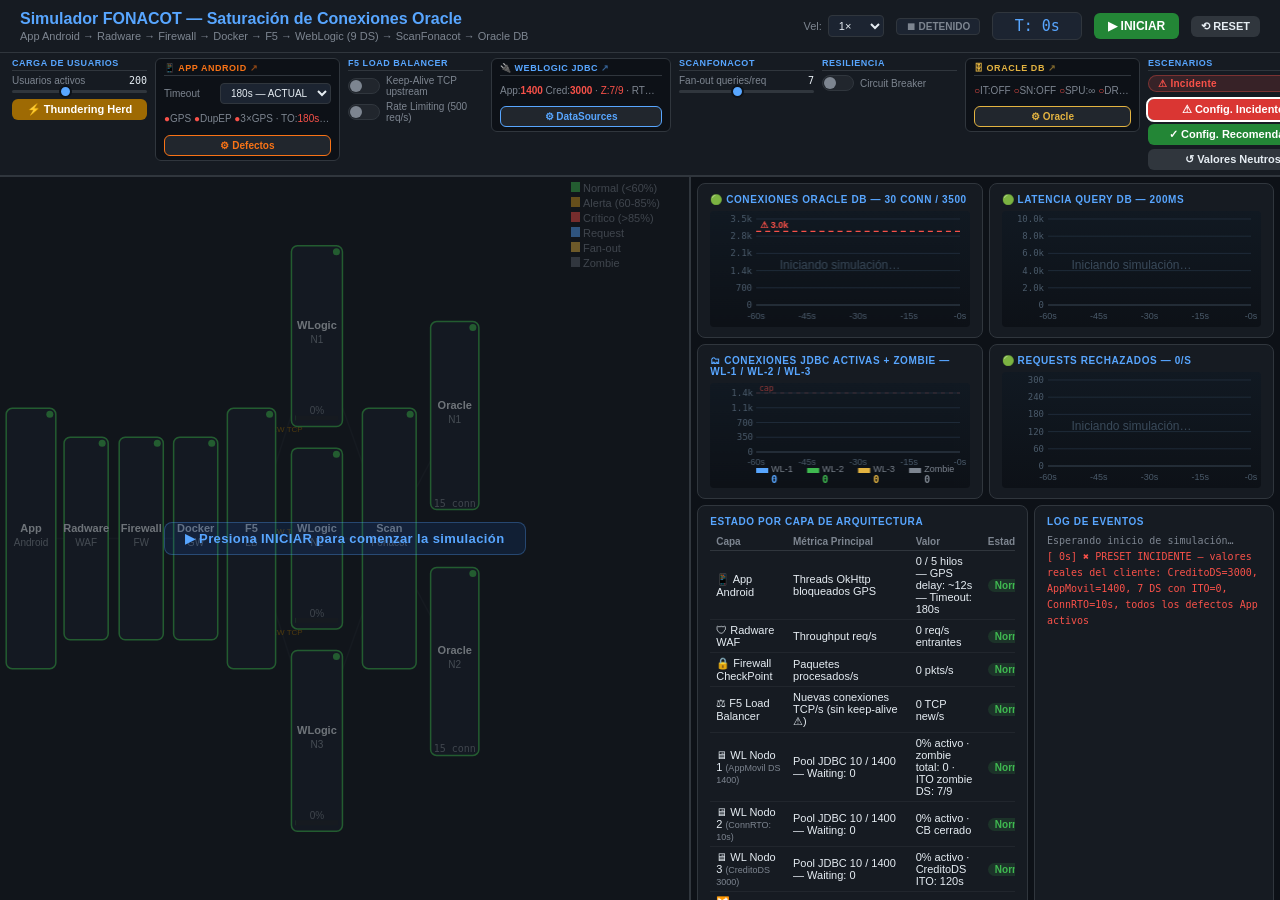
<file: Archivos_ejemplo/ejemplo.html>
<!DOCTYPE html>
<html lang="es">
<head>
<meta charset="UTF-8">
<meta name="viewport" content="width=device-width, initial-scale=1.0">
<title>Simulador Arquitectura FONACOT — Análisis de Incidente</title>
<style>
:root {
  --bg: #0d1117;
  --bg2: #161b22;
  --bg3: #1c2431;
  --border: #30363d;
  --text: #e6edf3;
  --muted: #7d8590;
  --blue: #58a6ff;
  --green: #3fb950;
  --yellow: #d29922;
  --red: #f85149;
  --orange: #e3b341;
  --purple: #bc8cff;
}
* { box-sizing: border-box; margin: 0; padding: 0; }
html, body { height: 100%; overflow: hidden; }
body {
  background: var(--bg);
  color: var(--text);
  font-family: -apple-system, 'Segoe UI', Arial, sans-serif;
  font-size: 13px;
  display: flex;
  flex-direction: column;
  height: 100vh;
}

/* ── HEADER ── */
#hdr {
  background: var(--bg2);
  border-bottom: 1px solid var(--border);
  padding: 10px 20px;
  display: flex;
  align-items: center;
  justify-content: space-between;
  flex-shrink: 0;
}
#hdr h1 { font-size: 16px; color: var(--blue); font-weight: 700; }
#hdr .sub { font-size: 11px; color: var(--muted); margin-top: 2px; }
#hdrRight { display: flex; align-items: center; gap: 12px; }
#simClock {
  font-family: monospace;
  font-size: 15px;
  color: var(--blue);
  background: var(--bg3);
  padding: 4px 12px;
  border-radius: 6px;
  border: 1px solid var(--border);
  min-width: 90px;
  text-align: center;
}
.speedWrap { display: flex; align-items: center; gap: 6px; font-size: 11px; color: var(--muted); }
.speedWrap select {
  background: var(--bg3);
  border: 1px solid var(--border);
  color: var(--text);
  padding: 3px 6px;
  border-radius: 4px;
  font-size: 11px;
}

/* ── BUTTONS ── */
.btn {
  padding: 6px 14px;
  border: none;
  border-radius: 6px;
  font-size: 12px;
  font-weight: 600;
  cursor: pointer;
  transition: filter 0.15s;
  white-space: nowrap;
}
.btn:hover { filter: brightness(1.15); }
.btn-green  { background: #238636; color: #fff; }
.btn-red    { background: #da3633; color: #fff; }
.btn-blue   { background: #1f6feb; color: #fff; }
.btn-orange { background: #9e6a03; color: #fff; }
.btn-gray   { background: #30363d; color: var(--text); }
.btn-sm     { padding: 4px 10px; font-size: 11px; }

/* ── CONTROL PANEL ── */
#ctrl {
  background: var(--bg2);
  border-bottom: 2px solid var(--border);
  padding: 5px 12px;
  display: flex;
  flex-wrap: nowrap;
  overflow-x: auto;
  gap: 8px;
  align-items: flex-start;
  flex-shrink: 0;
  scrollbar-width: thin;
  scrollbar-color: var(--border) transparent;
}
/* Foco visual en cards interactivas (doble clic) */
.cg-interactive {
  cursor: pointer;
  border: 1px solid var(--border) !important;
  border-radius: 6px !important;
  padding: 4px 8px !important;
  background: var(--bg) !important;
  transition: border-color 0.25s, box-shadow 0.25s;
  position: relative;
}
.cg-interactive:hover {
  border-color: var(--blue) !important;
  box-shadow: 0 0 0 2px rgba(88,166,255,0.15);
}
/* Indicador animado ↗ en título de tarjetas interactivas */
@keyframes nudge {
  0%, 80%, 100% { transform: translate(0,0); }
  30% { transform: translate(2px,-2px); }
}
.cg-interactive .cg-title .hint-icon {
  display: inline-block;
  margin-left: 3px;
  font-size: 9px;
  opacity: 0.55;
  animation: nudge 3s ease-in-out infinite;
}
/* Badge escenario activo */
#presetBadge {
  display: inline-block;
  padding: 2px 9px;
  border-radius: 10px;
  font-size: 10px;
  font-weight: 700;
  margin-bottom: 3px;
  letter-spacing: 0.03em;
}
.pb-incident    { background:rgba(248,81,73,.15);  color:var(--red);    border:1px solid rgba(248,81,73,.35);  }
.pb-recommended { background:rgba(63,185,80,.15);  color:var(--green);  border:1px solid rgba(63,185,80,.35);  }
.pb-neutral     { background:rgba(125,133,144,.15);color:var(--muted);  border:1px solid rgba(125,133,144,.3); }
/* Pulse en ▶ INICIAR */
@keyframes playPulse {
  0%,100% { box-shadow: 0 0 0 0   rgba(35,134,54,0.5); }
  55%     { box-shadow: 0 0 0 7px rgba(35,134,54,0);   }
}
.btn-pulse { animation: playPulse 2s infinite; }
/* Chip de estado de sim */
#simStateChip {
  font-size: 10px; font-weight: 700;
  padding: 2px 9px; border-radius: 4px;
  border: 1px solid var(--border);
  background: var(--bg3); color: var(--muted);
  white-space: nowrap;
}
#simStateChip.running { color: var(--green); border-color: rgba(63,185,80,.4); background: rgba(63,185,80,.1); }
#simStateChip.stopped { color: var(--muted); }
/* Quick status: compact 1 línea */
.qs-line {
  font-size: 10px; color: var(--muted);
  white-space: nowrap; overflow: hidden; text-overflow: ellipsis;
  line-height: 1.5; margin-top: 3px;
}
.cg {
  display: flex;
  flex-direction: column;
  gap: 4px;
  min-width: 135px;
}
.cg-title {
  font-size: 9px;
  font-weight: 700;
  text-transform: uppercase;
  letter-spacing: 0.06em;
  color: var(--blue);
  padding-bottom: 2px;
  border-bottom: 1px solid var(--border);
}
.cr {
  display: flex;
  align-items: center;
  justify-content: space-between;
  gap: 4px;
}
.cl { font-size: 10px; color: var(--muted); }
.cv { font-size: 10px; font-family: monospace; color: var(--text); min-width: 32px; text-align: right; }

/* Toggle */
.tog { position: relative; width: 32px; height: 16px; flex-shrink: 0; }
.tog input { opacity: 0; width: 0; height: 0; }
.ts {
  position: absolute; inset: 0;
  background: #21262d;
  border: 1px solid var(--border);
  border-radius: 8px;
  cursor: pointer;
  transition: 0.2s;
}
.ts:before {
  content: '';
  position: absolute;
  width: 12px; height: 12px;
  left: 1px; top: 1px;
  background: var(--muted);
  border-radius: 50%;
  transition: 0.2s;
}
input:checked + .ts { background: #1a7f37; border-color: #3fb950; }
input:checked + .ts:before { transform: translateX(16px); background: #fff; }

/* Range slider */
input[type=range] {
  -webkit-appearance: none;
  width: 100%;
  height: 3px;
  background: var(--border);
  border-radius: 2px;
  outline: none;
}
input[type=range]::-webkit-slider-thumb {
  -webkit-appearance: none;
  width: 13px; height: 13px;
  background: var(--blue);
  border-radius: 50%;
  cursor: pointer;
  border: 2px solid var(--bg);
}

/* Select */
select {
  background: var(--bg3);
  border: 1px solid var(--border);
  color: var(--text);
  padding: 3px 6px;
  border-radius: 4px;
  font-size: 11px;
}

/* ── MAIN ROW: arch (left) + dashboard (right) ── */
#mainRow {
  flex: 1;
  display: flex;
  flex-direction: row;
  min-height: 0;
  overflow: hidden;
}

/* ── ARCH CANVAS ── */
#archWrap {
  flex: 0 0 54%;
  height: 100%;
  min-height: 0;
  background: var(--bg2);
  border-right: 2px solid var(--border);
  position: relative;
  overflow: hidden;
}
#archCanvas { display: block; }
/* "No iniciado" overlay */
#archOverlay {
  position: absolute; inset: 0;
  display: flex; align-items: center; justify-content: center;
  background: rgba(13,17,23,0.55);
  pointer-events: none;
  z-index: 5;
  transition: opacity 0.3s;
}
#archOverlay span {
  color: #58a6ff; font-size: 13px; font-weight: 600;
  background: rgba(31,111,235,0.12);
  border: 1px solid rgba(88,166,255,0.3);
  border-radius: 8px; padding: 8px 20px;
  letter-spacing: 0.03em;
}

/* ── DASHBOARD (right panel) ── */
#dash {
  flex: 1;
  overflow-y: auto;
  min-height: 0;
  padding: 6px;
  display: flex;
  flex-direction: column;
  gap: 6px;
  scrollbar-width: thin;
  scrollbar-color: var(--border) transparent;
}

/* 2×2 chart grid — filas fijas para garantizar render de canvas */
#chartsGrid {
  display: grid;
  grid-template-columns: 1fr 1fr;
  grid-template-rows: 155px 155px;
  gap: 6px;
  flex-shrink: 0;
}

/* Bottom: status table + event log side by side */
#bottomRow {
  display: grid;
  grid-template-columns: 1fr 240px;
  gap: 6px;
  flex-shrink: 0;
  min-height: 200px;
}

.card {
  background: var(--bg2);
  border: 1px solid var(--border);
  border-radius: 8px;
  padding: 10px 12px;
  display: flex;
  flex-direction: column;
  overflow: hidden;
}
.card-title {
  font-size: 10px;
  font-weight: 700;
  text-transform: uppercase;
  letter-spacing: 0.06em;
  color: var(--blue);
  margin-bottom: 6px;
  flex-shrink: 0;
}

/* Chart canvas: fills card vertically, no wrapper needed */
canvas.chartC {
  flex: 1;
  width: 100%;
  display: block;
  min-height: 0;
  border-radius: 4px;
}

/* Status section */
#statusCard { /* inherits .card */ }
.stbl { width: 100%; border-collapse: collapse; font-size: 11px; }
.stbl th {
  color: var(--muted);
  font-weight: 600;
  padding: 3px 6px;
  border-bottom: 1px solid var(--border);
  text-align: left;
  font-size: 10px;
  white-space: nowrap;
}
.stbl td { padding: 4px 6px; border-bottom: 1px solid #21262d; vertical-align: middle; }
.stbl tr:last-child td { border-bottom: none; }
.badge {
  display: inline-block;
  padding: 1px 7px;
  border-radius: 10px;
  font-size: 10px;
  font-weight: 700;
  white-space: nowrap;
}
.bg { background: rgba(63,185,80,.15); color: var(--green); }
.by { background: rgba(210,153,34,.15); color: var(--orange); }
.br { background: rgba(248,81,73,.15); color: var(--red); }
.bx { background: rgba(125,133,144,.15); color: var(--muted); }
.fillbar { width: 70px; height: 6px; background: var(--border); border-radius: 3px; overflow: hidden; display: inline-block; vertical-align: middle; }
.fillbar-inner { height: 100%; border-radius: 3px; transition: width 0.3s, background 0.3s; }

/* Event log */
#logCard { /* inherits .card, placed in #bottomRow */ }
#evLog {
  flex: 1;
  overflow-y: auto;
  font-family: 'Cascadia Code', 'Fira Code', monospace;
  font-size: 10px;
  line-height: 1.6;
  color: var(--muted);
  scrollbar-width: thin;
  scrollbar-color: var(--border) transparent;
}
.ei { color: var(--blue); }
.ew { color: var(--orange); }
.ec { color: var(--red); }

/* Gauge */
#dbGauge { display: flex; align-items: center; justify-content: center; flex-direction: column; flex: 1; }
</style>
</head>
<body>

<!-- HEADER -->
<div id="hdr">
  <div>
    <h1>Simulador FONACOT — Saturación de Conexiones Oracle</h1>
    <div class="sub">App Android → Radware → Firewall → Docker → F5 → WebLogic (9 DS) → ScanFonacot → Oracle DB</div>
  </div>
  <div id="hdrRight">
    <div class="speedWrap">
      Vel:
      <select id="selSpeed" onchange="setSpeed(this.value)">
        <option value="300">0.5×</option>
        <option value="150" selected>1×</option>
        <option value="75">2×</option>
        <option value="40">4×</option>
      </select>
    </div>
    <div id="simStateChip" class="stopped">⏹ DETENIDO</div>
    <div id="simClock">T: 0s</div>
    <button class="btn btn-green btn-pulse" id="btnPlay" onclick="toggleSim()">▶ INICIAR</button>
    <button class="btn btn-gray btn-sm" onclick="resetSim()">⟲ RESET</button>
  </div>
</div>

<!-- CONTROL PANEL -->
<div id="ctrl">

  <!-- Carga -->
  <div class="cg">
    <div class="cg-title">Carga de Usuarios</div>
    <div class="cr">
      <span class="cl">Usuarios activos</span>
      <span class="cv" id="vUsers">200</span>
    </div>
    <input type="range" min="10" max="500" value="200" id="slUsers" oninput="onCtrl('users',this.value)">
    <button class="btn btn-orange btn-sm" onclick="doBurst()" style="margin-top:2px;">⚡ Thundering Herd</button>
  </div>

  <!-- App Android -->
  <div class="cg cg-interactive" id="cgApp" ondblclick="openAppModal()" title="Doble clic — configurar defectos de la App" style="min-width:185px;color:#f97316;">
    <div class="cg-title" style="color:#f97316;">📱 App Android<span class="hint-icon">↗</span></div>
    <div class="cr" style="margin-top:3px;">
      <span class="cl" style="font-size:10px;">Timeout</span>
      <select id="selTO" onchange="onCtrl('timeout',this.value)" style="font-size:10px;">
        <option value="180">180s — ACTUAL</option>
        <option value="30">30s — RECOM.</option>
      </select>
    </div>
    <div id="appQuickStatus" class="qs-line">cargando…</div>
    <button class="btn btn-sm" style="background:#21262d;color:#f97316;font-size:10px;margin-top:4px;border:1px solid #f97316;" onclick="event.stopPropagation();openAppModal()">⚙ Defectos</button>
  </div>

  <!-- F5 -->
  <div class="cg">
    <div class="cg-title">F5 Load Balancer</div>
    <div class="cr">
      <label style="display:flex;align-items:center;gap:6px;cursor:pointer;">
        <label class="tog"><input type="checkbox" id="togKA" onchange="onCtrl('ka',this.checked)"><span class="ts"></span></label>
        <span class="cl">Keep-Alive TCP upstream</span>
      </label>
    </div>
    <div class="cr">
      <label style="display:flex;align-items:center;gap:6px;cursor:pointer;">
        <label class="tog"><input type="checkbox" id="togRL" onchange="onCtrl('rl',this.checked)"><span class="ts"></span></label>
        <span class="cl">Rate Limiting (500 req/s)</span>
      </label>
    </div>
  </div>

  <!-- WebLogic -->
  <div class="cg cg-interactive" id="cgWL" ondblclick="openWLModal()" title="Doble clic — configurar 9 DataSources" style="min-width:180px;color:#58a6ff;">
    <div class="cg-title" style="color:#58a6ff;">🔌 WebLogic JDBC<span class="hint-icon">↗</span></div>
    <div id="wlQuickStatus" class="qs-line">cargando…</div>
    <button class="btn btn-sm" style="background:#21262d;color:#58a6ff;font-size:10px;margin-top:4px;border:1px solid #58a6ff;" onclick="event.stopPropagation();openWLModal()">⚙ DataSources</button>
  </div>

  <!-- ScanFonacot -->
  <div class="cg">
    <div class="cg-title">ScanFonacot</div>
    <div class="cr">
      <span class="cl">Fan-out queries/req</span>
      <span class="cv" id="vFanout">7</span>
    </div>
    <input type="range" min="1" max="15" value="7" id="slFanout" oninput="onCtrl('fanout',this.value)">
  </div>

  <!-- Resiliencia -->
  <div class="cg">
    <div class="cg-title">Resiliencia</div>
    <div class="cr">
      <label style="display:flex;align-items:center;gap:6px;cursor:pointer;">
        <label class="tog"><input type="checkbox" id="togCB" onchange="onCtrl('cb',this.checked)"><span class="ts"></span></label>
        <span class="cl">Circuit Breaker</span>
      </label>
    </div>
  </div>

  <!-- Oracle DB -->
  <div class="cg cg-interactive" id="cgOracle" ondblclick="openOracleModal()" title="Doble clic — configurar parámetros Oracle DB" style="min-width:175px;color:#e3b341;">
    <div class="cg-title" style="color:#e3b341;">🗄 Oracle DB<span class="hint-icon">↗</span></div>
    <div id="oraQuickStatus" class="qs-line">cargando…</div>
    <button class="btn btn-sm" style="background:#21262d;color:#e3b341;font-size:10px;margin-top:4px;border:1px solid #e3b341;" onclick="event.stopPropagation();openOracleModal()">⚙ Oracle</button>
  </div>

  <!-- Presets -->
  <div class="cg" style="min-width:170px;">
    <div class="cg-title">Escenarios</div>
    <div id="presetBadge" class="pb-incident">⚠ Incidente</div>
    <button class="btn btn-red btn-sm" id="pbtnIncident" onclick="applyPreset('incident')">⚠ Config. Incidente</button>
    <button class="btn btn-green btn-sm" id="pbtnRecommended" onclick="applyPreset('recommended')">✓ Config. Recomendada</button>
    <button class="btn btn-gray btn-sm" id="pbtnNeutral" onclick="applyPreset('neutral')">↺ Valores Neutros</button>
  </div>

</div>

<!-- ═══════════════════════════════════════════════════════
     ORACLE DB CONFIG MODAL
     ═══════════════════════════════════════════════════════ -->
<div id="oracleModal" style="display:none;position:fixed;inset:0;z-index:1000;background:rgba(0,0,0,0.75);align-items:center;justify-content:center;">
  <div style="background:#161b22;border:2px solid #e3b341;border-radius:12px;width:820px;max-width:96vw;max-height:90vh;overflow-y:auto;box-shadow:0 8px 40px rgba(0,0,0,0.7);">

    <!-- Modal header -->
    <div style="background:#1c2431;padding:14px 20px;border-radius:10px 10px 0 0;border-bottom:1px solid #30363d;display:flex;align-items:center;justify-content:space-between;">
      <div>
        <div style="font-size:15px;font-weight:700;color:#e3b341;">⚙ Configuración Oracle DB — Parámetros de Sesión</div>
        <div style="font-size:11px;color:#7d8590;margin-top:2px;">Los cambios se aplican en tiempo real a la simulación. Basado en perfiles Oracle, sqlnet.ora y DRCP.</div>
      </div>
      <button onclick="closeOracleModal()" style="background:none;border:1px solid #30363d;color:#7d8590;font-size:12px;cursor:pointer;padding:4px 10px;border-radius:5px;" title="Cerrar (ESC)">✕ ESC</button>
    </div>

    <!-- Modal body: params table -->
    <div style="padding:16px 20px;">
      <table style="width:100%;border-collapse:collapse;font-size:12px;">
        <thead>
          <tr style="border-bottom:2px solid #30363d;">
            <th style="text-align:left;padding:6px 8px;color:#7d8590;font-weight:600;font-size:11px;white-space:nowrap;">Parámetro Oracle</th>
            <th style="text-align:center;padding:6px 8px;color:#7d8590;font-weight:600;font-size:11px;min-width:200px;">Valor Actual</th>
            <th style="text-align:center;padding:6px 8px;color:#3fb950;font-weight:600;font-size:11px;white-space:nowrap;">✓ Recomendado</th>
            <th style="text-align:left;padding:6px 8px;color:#7d8590;font-weight:600;font-size:11px;">Descripción</th>
          </tr>
        </thead>
        <tbody>

          <!-- IDLE_TIME -->
          <tr style="border-bottom:1px solid #21262d;">
            <td style="padding:10px 8px;">
              <div style="color:#e6edf3;font-weight:600;font-family:monospace;">IDLE_TIME</div>
              <div style="color:#7d8590;font-size:10px;">Profile parameter</div>
            </td>
            <td style="padding:10px 8px;text-align:center;">
              <div style="display:flex;align-items:center;gap:8px;justify-content:center;">
                <input type="range" min="0" max="60" value="0" id="oraIdleTime" style="width:110px;" oninput="oraCtrl('idleTime',this.value)">
                <span id="vOraIdleTime" style="font-family:monospace;color:#e6edf3;min-width:55px;">0 (OFF)</span>
              </div>
            </td>
            <td style="padding:10px 8px;text-align:center;color:#3fb950;font-family:monospace;font-weight:700;">5 min</td>
            <td style="padding:10px 8px;color:#7d8590;font-size:11px;">Mata sesiones inactivas automáticamente. 0=UNLIMITED (sesiones zombie no se eliminan).</td>
          </tr>

          <!-- SESSIONS_PER_USER -->
          <tr style="border-bottom:1px solid #21262d;">
            <td style="padding:10px 8px;">
              <div style="color:#e6edf3;font-weight:600;font-family:monospace;">SESSIONS_PER_USER</div>
              <div style="color:#7d8590;font-size:10px;">Profile parameter</div>
            </td>
            <td style="padding:10px 8px;text-align:center;">
              <div style="display:flex;align-items:center;gap:8px;justify-content:center;">
                <input type="range" min="0" max="500" value="0" id="oraSessPerUser" style="width:110px;" oninput="oraCtrl('sessPerUser',this.value)">
                <span id="vOraSessPerUser" style="font-family:monospace;color:#e6edf3;min-width:75px;">0 (∞)</span>
              </div>
            </td>
            <td style="padding:10px 8px;text-align:center;color:#3fb950;font-family:monospace;font-weight:700;">200 (app)<br>80 (mobile)</td>
            <td style="padding:10px 8px;color:#7d8590;font-size:11px;">Techo absoluto de sesiones por usuario en Oracle, independiente de WebLogic MaxCapacity.</td>
          </tr>

          <!-- SQLNET.EXPIRE_TIME -->
          <tr style="border-bottom:1px solid #21262d;">
            <td style="padding:10px 8px;">
              <div style="color:#e6edf3;font-weight:600;font-family:monospace;">SQLNET.EXPIRE_TIME</div>
              <div style="color:#7d8590;font-size:10px;">sqlnet.ora</div>
            </td>
            <td style="padding:10px 8px;text-align:center;">
              <div style="display:flex;flex-direction:column;align-items:center;gap:6px;">
                <div style="display:flex;align-items:center;gap:6px;">
                  <label class="tog"><input type="checkbox" id="oraSqlnetToggle" onchange="oraCtrl('sqlnetExpire',this.checked)"><span class="ts"></span></label>
                  <span id="vOraSqlnet" style="font-family:monospace;color:#e6edf3;font-size:11px;">OFF</span>
                </div>
                <div style="display:flex;align-items:center;gap:6px;">
                  <span style="font-size:10px;color:#7d8590;">Intervalo:</span>
                  <input type="range" min="1" max="30" value="10" id="oraSqlnetMin" style="width:80px;" oninput="oraCtrl('sqlnetMin',this.value)">
                  <span id="vOraSqlnetMin" style="font-family:monospace;color:#e6edf3;min-width:40px;">10 min</span>
                </div>
              </div>
            </td>
            <td style="padding:10px 8px;text-align:center;color:#3fb950;font-family:monospace;font-weight:700;">ON<br>10 min</td>
            <td style="padding:10px 8px;color:#7d8590;font-size:11px;">Oracle envía probe TCP periódico. Si el cliente no responde, mata la sesión. Detecta conexiones TCP "half-open" (zombie).</td>
          </tr>

          <!-- DRCP -->
          <tr style="border-bottom:1px solid #21262d;">
            <td style="padding:10px 8px;">
              <div style="color:#e6edf3;font-weight:600;font-family:monospace;">DRCP</div>
              <div style="color:#7d8590;font-size:10px;">Database Resident Connection Pool</div>
            </td>
            <td style="padding:10px 8px;text-align:center;">
              <div style="display:flex;flex-direction:column;align-items:center;gap:6px;">
                <div style="display:flex;align-items:center;gap:6px;">
                  <label class="tog"><input type="checkbox" id="oraDrcpToggle" onchange="oraCtrl('drcp',this.checked)"><span class="ts"></span></label>
                  <span id="vOraDrcp" style="font-family:monospace;color:#e6edf3;font-size:11px;">OFF (1:1 procesos)</span>
                </div>
                <div style="display:flex;align-items:center;gap:6px;">
                  <span style="font-size:10px;color:#7d8590;">Pool size:</span>
                  <input type="range" min="10" max="500" value="200" id="oraDrcpSize" style="width:80px;" oninput="oraCtrl('drcpSize',this.value)">
                  <span id="vOraDrcpSize" style="font-family:monospace;color:#e6edf3;min-width:40px;">200</span>
                </div>
              </div>
            </td>
            <td style="padding:10px 8px;text-align:center;color:#3fb950;font-family:monospace;font-weight:700;">ON<br>200 workers</td>
            <td style="padding:10px 8px;color:#7d8590;font-size:11px;">Pool de procesos servidor compartidos. Evita el modelo 1:1 conexión→proceso. 4,200 conexiones JDBC compiten por N workers en lugar de crear 4,200 procesos OS.</td>
          </tr>

          <!-- Resource Manager -->
          <tr>
            <td style="padding:10px 8px;">
              <div style="color:#e6edf3;font-weight:600;font-family:monospace;">Resource Manager</div>
              <div style="color:#7d8590;font-size:10px;">DBMS_RESOURCE_MANAGER</div>
            </td>
            <td style="padding:10px 8px;text-align:center;">
              <div style="display:flex;flex-direction:column;align-items:center;gap:6px;">
                <div style="display:flex;align-items:center;gap:6px;">
                  <label class="tog"><input type="checkbox" id="oraResMgrToggle" onchange="oraCtrl('resMgr',this.checked)"><span class="ts"></span></label>
                  <span id="vOraResMgr" style="font-family:monospace;color:#e6edf3;font-size:11px;">OFF (sin límite)</span>
                </div>
                <div style="display:flex;align-items:center;gap:6px;">
                  <span style="font-size:10px;color:#7d8590;">Hard limit:</span>
                  <input type="range" min="10" max="500" value="200" id="oraResMgrLimit" style="width:80px;" oninput="oraCtrl('resMgrLimit',this.value)">
                  <span id="vOraResMgrLimit" style="font-family:monospace;color:#e6edf3;min-width:40px;">200</span>
                </div>
              </div>
            </td>
            <td style="padding:10px 8px;text-align:center;color:#3fb950;font-family:monospace;font-weight:700;">ON<br>200 sesiones</td>
            <td style="padding:10px 8px;color:#7d8590;font-size:11px;">Límite duro de sesiones activas por grupo de consumidores. Oracle rechaza nuevas sesiones si supera el límite, independientemente de lo que haga WebLogic.</td>
          </tr>

        </tbody>
      </table>
    </div>

    <!-- Modal footer -->
    <div style="padding:12px 20px;border-top:1px solid #30363d;display:flex;gap:10px;justify-content:flex-end;background:#1c2431;border-radius:0 0 10px 10px;">
      <div style="flex:1;font-size:10px;color:#7d8590;align-self:center;">
        💡 Tip: Los parámetros Oracle actúan como última línea de defensa, independientemente de la configuración de WebLogic o la app.
      </div>
      <button class="btn btn-red"   onclick="applyOracleIncident()"    style="font-size:12px;">⚠ Restablecer Incidente</button>
      <button class="btn btn-green" onclick="applyOracleRecommended()" style="font-size:12px;">✓ Aplicar Recomendaciones</button>
      <button class="btn btn-gray"  onclick="closeOracleModal()"       style="font-size:12px;">Cerrar</button>
    </div>

  </div>
</div>

<!-- ═══════════════════════════════════════════════════════
     WEBLOGIC DATASOURCES CONFIG MODAL
     ═══════════════════════════════════════════════════════ -->
<div id="wlModal" style="display:none;position:fixed;inset:0;z-index:1000;background:rgba(0,0,0,0.75);align-items:center;justify-content:center;">
  <div style="background:#161b22;border:2px solid #58a6ff;border-radius:12px;width:900px;max-width:97vw;max-height:92vh;overflow-y:auto;box-shadow:0 8px 40px rgba(0,0,0,0.7);">

    <!-- Header -->
    <div style="background:#1c2431;padding:14px 20px;border-radius:10px 10px 0 0;border-bottom:1px solid #30363d;display:flex;align-items:center;justify-content:space-between;">
      <div>
        <div style="font-size:15px;font-weight:700;color:#58a6ff;">🔌 WebLogic JDBC — Configuración de DataSources (9 DS reales)</div>
        <div style="font-size:11px;color:#7d8590;margin-top:2px;">Datos del cliente FONACOT. 7 de 9 DS tienen InactiveTO=0 (zombies). Los 2 críticos tienen InactiveTO=120s.</div>
      </div>
      <button onclick="closeWLModal()" style="background:none;border:1px solid #30363d;color:#7d8590;font-size:12px;cursor:pointer;padding:4px 10px;border-radius:5px;" title="Cerrar (ESC)">✕ ESC</button>
    </div>

    <!-- ConnReserveTO global -->
    <div style="padding:12px 20px;background:#0d1117;border-bottom:1px solid #21262d;display:flex;align-items:center;gap:16px;flex-wrap:wrap;">
      <div style="font-size:12px;color:#f85149;font-weight:600;">⚠ CRÍTICA #3 — ConnectionReserveTimeoutSeconds (aplica a TODOS los DataSources):</div>
      <div style="display:flex;align-items:center;gap:8px;">
        <input type="range" min="1" max="60" value="10" id="wlConnRTO" style="width:100px;" oninput="wlCtrl('connRTO',this.value)">
        <span id="vWlConnRTO" style="font-family:monospace;color:#f85149;font-weight:700;min-width:40px;">10s</span>
        <span style="font-size:10px;color:#7d8590;">(recomendado: 30–60s para evitar cascada de reintentos)</span>
      </div>
    </div>

    <!-- DS table -->
    <div style="padding:12px 20px;">
      <table style="width:100%;border-collapse:collapse;font-size:11px;">
        <thead>
          <tr style="border-bottom:2px solid #30363d;">
            <th style="text-align:left;padding:6px 8px;color:#7d8590;font-size:10px;">DataSource</th>
            <th style="text-align:center;padding:6px 8px;color:#7d8590;font-size:10px;">MaxCapacity</th>
            <th style="text-align:center;padding:6px 8px;color:#7d8590;font-size:10px;">InactiveTO (s)</th>
            <th style="text-align:center;padding:6px 8px;color:#3fb950;font-size:10px;">✓ Recomendado ITO</th>
            <th style="text-align:left;padding:6px 8px;color:#7d8590;font-size:10px;">Tipo / Riesgo</th>
          </tr>
        </thead>
        <tbody id="wlDsTableBody"></tbody>
      </table>
      <div style="font-size:10px;color:#7d8590;margin-top:8px;padding:8px;background:#0d1117;border-radius:4px;border-left:3px solid #58a6ff;">
        💡 <strong style="color:#e6edf3;">Total MaxCapacity:</strong> <span id="wlTotalCapDisplay" style="font-family:monospace;color:#58a6ff;">4,900</span> conexiones posibles.
        <span style="margin-left:8px;"><strong style="color:#f85149;">Capacidad zombie (ITO=0):</strong> <span id="wlZombieCapDisplay" style="font-family:monospace;color:#f85149;">400</span></span>
        <span style="margin-left:8px;"><strong style="color:#d29922;">Fórmula recomendada MaxCap:</strong> floor(máx_DB_conn / nodos_WL × 0.8) ≈ <span style="color:#3fb950;">~120–200 por DS crítico</span></span>
      </div>
    </div>

    <!-- Footer -->
    <div style="padding:12px 20px;border-top:1px solid #30363d;display:flex;gap:10px;justify-content:flex-end;background:#1c2431;border-radius:0 0 10px 10px;flex-wrap:wrap;">
      <div style="flex:1;font-size:10px;color:#7d8590;align-self:center;">
        💡 CRÍTICA #2: 7/9 DS con InactiveTO=0 garantizan acumulación de conexiones zombie. Establecer ≥300s en todos.
      </div>
      <button class="btn btn-red"   onclick="applyWLIncident()"     style="font-size:12px;">⚠ Restablecer Incidente</button>
      <button class="btn btn-green" onclick="applyWLRecommended()"  style="font-size:12px;">✓ Aplicar Recomendaciones</button>
      <button class="btn btn-gray"  onclick="closeWLModal()"        style="font-size:12px;">Cerrar</button>
    </div>

  </div>
</div>

<!-- ═══════════════════════════════════════════════════════
     APP ANDROID CONFIG MODAL
     ═══════════════════════════════════════════════════════ -->
<div id="appModal" style="display:none;position:fixed;inset:0;z-index:1000;background:rgba(0,0,0,0.75);align-items:center;justify-content:center;">
  <div style="background:#161b22;border:2px solid #f97316;border-radius:12px;width:860px;max-width:97vw;max-height:92vh;overflow-y:auto;box-shadow:0 8px 40px rgba(0,0,0,0.7);">

    <!-- Header -->
    <div style="background:#1c2431;padding:14px 20px;border-radius:10px 10px 0 0;border-bottom:1px solid #30363d;display:flex;align-items:center;justify-content:space-between;">
      <div>
        <div style="font-size:15px;font-weight:700;color:#f97316;">📱 App Android — Defectos del Código (OkHttp / Kotlin)</div>
        <div style="font-size:11px;color:#7d8590;margin-top:2px;">7 defectos identificados en el reporte. Cada uno amplifica la carga en DB de forma distinta.</div>
      </div>
      <button onclick="closeAppModal()" style="background:none;border:1px solid #30363d;color:#7d8590;font-size:12px;cursor:pointer;padding:4px 10px;border-radius:5px;" title="Cerrar (ESC)">✕ ESC</button>
    </div>

    <!-- Params table -->
    <div style="padding:16px 20px;">
      <table style="width:100%;border-collapse:collapse;font-size:12px;">
        <thead>
          <tr style="border-bottom:2px solid #30363d;">
            <th style="text-align:left;padding:6px 8px;color:#7d8590;font-size:11px;">Defecto / Sección</th>
            <th style="text-align:center;padding:6px 8px;color:#7d8590;font-size:11px;min-width:110px;">Estado actual</th>
            <th style="text-align:center;padding:6px 8px;color:#3fb950;font-size:11px;white-space:nowrap;">✓ Corrección</th>
            <th style="text-align:left;padding:6px 8px;color:#7d8590;font-size:11px;">Descripción del impacto</th>
          </tr>
        </thead>
        <tbody>

          <!-- Timeout -->
          <tr style="border-bottom:1px solid #21262d;">
            <td style="padding:9px 8px;">
              <div style="color:#e6edf3;font-weight:600;">Timeout OkHttpClient</div>
              <div style="color:#7d8590;font-size:10px;">§2.2 — CRÍTICO</div>
            </td>
            <td style="padding:9px 8px;text-align:center;">
              <select id="appSelTO" onchange="onCtrl('timeout',this.value)" style="font-size:11px;background:#21262d;color:#e6edf3;border:1px solid #30363d;border-radius:4px;padding:2px 4px;">
                <option value="180">180s — ACTUAL</option>
                <option value="30">30s — RECOM.</option>
              </select>
            </td>
            <td style="padding:9px 8px;text-align:center;color:#3fb950;font-family:monospace;font-weight:700;">30s</td>
            <td style="padding:9px 8px;color:#7d8590;font-size:11px;">connect=180s/read=180s/write=180s. Cada conexión lenta retiene el lease JDBC durante 3 minutos completos — el principal vector de amplificación.</td>
          </tr>

          <!-- GPS runBlocking -->
          <tr style="border-bottom:1px solid #21262d;">
            <td style="padding:9px 8px;">
              <div style="color:#e6edf3;font-weight:600;">runBlocking GPS</div>
              <div style="color:#7d8590;font-size:10px;">§2.1 — CRÍTICO (HeaderInterceptor)</div>
            </td>
            <td style="padding:9px 8px;text-align:center;">
              <label class="tog"><input type="checkbox" id="appTogGPS" checked onchange="onCtrl('gps',this.checked)"><span class="ts"></span></label>
            </td>
            <td style="padding:9px 8px;text-align:center;color:#3fb950;font-family:monospace;font-weight:700;">OFF</td>
            <td style="padding:9px 8px;color:#7d8590;font-size:11px;">runBlocking{} dentro del dispatcher OkHttp. Bloquea threads hasta 20–30s esperando GPS. En edificios, cada request puede quedar congelado.</td>
          </tr>

          <!-- Triple GPS -->
          <tr style="border-bottom:1px solid #21262d;">
            <td style="padding:9px 8px;">
              <div style="color:#e6edf3;font-weight:600;">Triple startLocationUpdates()</div>
              <div style="color:#7d8590;font-size:10px;">§2.3 — ALTA</div>
            </td>
            <td style="padding:9px 8px;text-align:center;">
              <label class="tog"><input type="checkbox" id="appTogTriGPS" checked onchange="onCtrl('trigps',this.checked)"><span class="ts"></span></label>
            </td>
            <td style="padding:9px 8px;text-align:center;color:#3fb950;font-family:monospace;font-weight:700;">OFF (1 registro)</td>
            <td style="padding:9px 8px;color:#7d8590;font-size:11px;">Registrado en Application.onCreate() + MainActivity.onStart() + MainActivity.onResume(). Triplica callbacks GPS, aumenta freezes de red.</td>
          </tr>

          <!-- Endpoints duplicados -->
          <tr style="border-bottom:1px solid #21262d;">
            <td style="padding:9px 8px;">
              <div style="color:#e6edf3;font-weight:600;">Endpoints duplicados</div>
              <div style="color:#7d8590;font-size:10px;">§2.4 — ALTA (ProxyApiService)</div>
            </td>
            <td style="padding:9px 8px;text-align:center;">
              <label class="tog"><input type="checkbox" id="appTogDupEP" checked onchange="onCtrl('dupep',this.checked)"><span class="ts"></span></label>
            </td>
            <td style="padding:9px 8px;text-align:center;color:#3fb950;font-family:monospace;font-weight:700;">OFF (unificado)</td>
            <td style="padding:9px 8px;color:#7d8590;font-size:11px;">verificarExistenciaCreditoActivo y obtenerUltimaVersionApp declarados 2× con distintas signatures. ViewModels pueden invocar ambas versiones → +25% req/s.</td>
          </tr>

          <!-- Carga paralela login -->
          <tr style="border-bottom:1px solid #21262d;">
            <td style="padding:9px 8px;">
              <div style="color:#e6edf3;font-weight:600;">Carga paralela al login</div>
              <div style="color:#7d8590;font-size:10px;">§10.3 — MEDIA</div>
            </td>
            <td style="padding:9px 8px;text-align:center;">
              <label class="tog"><input type="checkbox" id="appTogParLogin" checked onchange="onCtrl('parlogin',this.checked)"><span class="ts"></span></label>
            </td>
            <td style="padding:9px 8px;text-align:center;color:#3fb950;font-family:monospace;font-weight:700;">OFF (diferida)</td>
            <td style="padding:9px 8px;color:#7d8590;font-size:11px;">Al login: 6–10 requests en paralelo (perfil + créditos + notificaciones + versión + …). Spike ×2.2 en los primeros 8s de sesión.</td>
          </tr>

          <!-- 401 no-cancel -->
          <tr style="border-bottom:1px solid #21262d;">
            <td style="padding:9px 8px;">
              <div style="color:#e6edf3;font-weight:600;">401 sin cancelar en vuelo</div>
              <div style="color:#7d8590;font-size:10px;">§UnauthorizedInterceptor — ALTA</div>
            </td>
            <td style="padding:9px 8px;text-align:center;">
              <label class="tog"><input type="checkbox" id="appTogNoCancel" checked onchange="onCtrl('nocancel401',this.checked)"><span class="ts"></span></label>
            </td>
            <td style="padding:9px 8px;text-align:center;color:#3fb950;font-family:monospace;font-weight:700;">OFF (cancel all)</td>
            <td style="padding:9px 8px;color:#7d8590;font-size:11px;">Cuando un 401 limpia tokens, las llamadas en vuelo NO se cancelan. Siguen consumiendo su lease JDBC hasta que agotan su timeout completo (180s).</td>
          </tr>

          <!-- Session polling -->
          <tr style="border-bottom:1px solid #21262d;">
            <td style="padding:9px 8px;">
              <div style="color:#e6edf3;font-weight:600;">Session polling (onResume)</div>
              <div style="color:#7d8590;font-size:10px;">§H7 — MEDIA (sessionViewModel)</div>
            </td>
            <td style="padding:9px 8px;text-align:center;">
              <label class="tog"><input type="checkbox" id="appTogPoll" checked onchange="onCtrl('poll',this.checked)"><span class="ts"></span></label>
            </td>
            <td style="padding:9px 8px;text-align:center;color:#3fb950;font-family:monospace;font-weight:700;">OFF (lazy)</td>
            <td style="padding:9px 8px;color:#7d8590;font-size:11px;">sessionViewModel.checkSession() en cada onResume de Activity. Genera tasa de fondo constante independiente de acciones del usuario (+0.3 req/s por usuario).</td>
          </tr>

          <!-- ViewModel retries -->
          <tr>
            <td style="padding:9px 8px;">
              <div style="color:#e6edf3;font-weight:600;">Retries en ViewModels</div>
              <div style="color:#7d8590;font-size:10px;">§H6 — MEDIA (comportamiento inferido)</div>
            </td>
            <td style="padding:9px 8px;text-align:center;">
              <label class="tog"><input type="checkbox" id="appTogRetry" checked onchange="onCtrl('vmretry',this.checked)"><span class="ts"></span></label>
            </td>
            <td style="padding:9px 8px;text-align:center;color:#3fb950;font-family:monospace;font-weight:700;">OFF (no retry)</td>
            <td style="padding:9px 8px;color:#7d8590;font-size:11px;">Al recibir error por ConnectionReserveTimeout=10s, ViewModels pueden reintentar. 40% de requests rechazados vuelven → amplificación en cascada.</td>
          </tr>

        </tbody>
      </table>
    </div>

    <!-- Footer -->
    <div style="padding:12px 20px;border-top:1px solid #30363d;display:flex;gap:10px;justify-content:flex-end;background:#1c2431;border-radius:0 0 10px 10px;flex-wrap:wrap;">
      <div style="flex:1;font-size:10px;color:#7d8590;align-self:center;">
        💡 El timeout de 180s es el principal amplificador. Cada request lento retiene el lease JDBC durante 3 minutos.
      </div>
      <button class="btn btn-red" onclick="applyAppIncident()" style="font-size:12px;">⚠ Activar todos los defectos</button>
      <button class="btn btn-green" onclick="applyAppRecommended()" style="font-size:12px;">✓ Aplicar correcciones app</button>
      <button class="btn btn-gray" onclick="closeAppModal()" style="font-size:12px;">Cerrar</button>
    </div>

  </div>
</div>

<!-- MAIN ROW: architecture (left) + dashboard/charts (right) -->
<div id="mainRow">

<!-- ARCHITECTURE CANVAS -->
<div id="archWrap">
  <canvas id="archCanvas"></canvas>
  <div id="archOverlay"><span>▶ Presiona INICIAR para comenzar la simulación</span></div>
</div>

<!-- DASHBOARD -->
<div id="dash">

  <!-- ── CHARTS 2×2 ── -->
  <div id="chartsGrid">

    <!-- Chart 1: DB Connections -->
    <div class="card">
      <div class="card-title" id="titleDbConn">📈 Conexiones Oracle DB — 30 conn</div>
      <canvas class="chartC" id="cDbConn"></canvas>
    </div>

    <!-- Chart 2: DB Latency -->
    <div class="card">
      <div class="card-title" id="titleLatency">⏱ Latencia Query DB — 200ms</div>
      <canvas class="chartC" id="cLatency"></canvas>
    </div>

    <!-- Chart 3: JDBC Pool Fill -->
    <div class="card">
      <div class="card-title">🗂 Conexiones JDBC Activas + Zombie — WL-1 / WL-2 / WL-3</div>
      <canvas class="chartC" id="cPool"></canvas>
    </div>

    <!-- Chart 4: Rejected requests -->
    <div class="card">
      <div class="card-title" id="titleRejected">🚫 Requests Rechazados / s — 0/s</div>
      <canvas class="chartC" id="cRejected"></canvas>
    </div>

  </div><!-- /chartsGrid -->

  <!-- ── BOTTOM ROW: status + log ── -->
  <div id="bottomRow">

    <!-- Status Table -->
    <div class="card" id="statusCard">
      <div class="card-title">Estado por Capa de Arquitectura</div>
      <div style="overflow:auto;flex:1;">
        <table class="stbl">
          <thead>
            <tr>
              <th>Capa</th>
              <th>Métrica Principal</th>
              <th>Valor</th>
              <th>Estado</th>
              <th style="min-width:80px;">Carga</th>
            </tr>
          </thead>
          <tbody id="stblBody"></tbody>
        </table>
      </div>
    </div>

    <!-- Event Log -->
    <div class="card" id="logCard">
      <div class="card-title">Log de Eventos</div>
      <div id="evLog">Esperando inicio de simulación…<br></div>
    </div>

  </div><!-- /bottomRow -->

</div><!-- /dash -->

</div><!-- /mainRow -->

<script>
// ═══════════════════════════════════════════════════════
//  CONFIGURATION  (user-controlled)
// ═══════════════════════════════════════════════════════
let C = {
  users:         200,
  timeout:       180,   // s client timeout
  gps:           true,  // runBlocking GPS
  dupEndpoints:  true,  // endpoints duplicados en ProxyApiService
  tripleGPS:     true,  // triple startLocationUpdates()
  parallelLogin: true,  // carga paralela al login (vs. diferida)
  noCancel401:   true,  // 401 no cancela llamadas en vuelo (§UnauthorizedInterceptor)
  sessionPoll:   true,  // sessionViewModel.checkSession() en cada onResume (§H7)
  vmRetries:     true,  // retries implícitos en ViewModels al recibir error (§H6)
  ka:            false, // keep-alive F5→WL
  rl:            false, // rate limiting
  fanout:        7,     // ScanFonacot queries per request
  cb:            false, // circuit breaker
  // WebLogic DataSources — 9 DS reales con configuración individual
  wl: {
    connReserveTO: 10,  // ConnReserveTimeoutSeconds — aplica a TODOS los DS
    ds: [
      { name:'ServiciosWebCreditoDS',        maxCap:3000, iTO:120, appFlow:false }, // H1 principal
      { name:'ServiciosWebCreditoDSAppMovil', maxCap:1400, iTO:120, appFlow:true  }, // H1 app
      { name:'ServiciosWebDS',               maxCap:200,  iTO:0,   appFlow:false }, // zombie
      { name:'ServiciosWebCobranzaDS',        maxCap:50,   iTO:0,   appFlow:false }, // zombie
      { name:'WSOperacionesTopazDS',          maxCap:50,   iTO:0,   appFlow:false }, // zombie
      { name:'afilia CTDS',                   maxCap:50,   iTO:0,   appFlow:false }, // zombie
      { name:'bursatilizacionWS',             maxCap:50,   iTO:0,   appFlow:false }, // zombie
      { name:'WSCobranza',                    maxCap:50,   iTO:0,   appFlow:false }, // zombie
      { name:'WSCreditoSeguroDS',             maxCap:50,   iTO:0,   appFlow:false }, // zombie
    ],
  },
  // Oracle DB parameters
  ora: {
    idleTime:       0,     // min; 0 = UNLIMITED (profile IDLE_TIME)
    sessPerUser:    0,     // 0 = UNLIMITED (profile SESSIONS_PER_USER)
    sqlnetExpire:   false, // SQLNET.EXPIRE_TIME enabled
    sqlnetMin:      10,    // minutes for SQLNET.EXPIRE_TIME
    drcp:           false, // Database Resident Connection Pooling
    drcpSize:       200,   // DRCP pool size
    resMgr:         false, // Resource Manager hard limit
    resMgrLimit:    200,   // max active sessions via Resource Manager
  },
};

// Helpers to derive effective WL parameters from DS config
function wlAppMovilDS()  { return C.wl.ds.find(d => d.appFlow) || C.wl.ds[1]; }
function wlTotalCap()    { return C.wl.ds.reduce((s,d) => s + d.maxCap, 0); }
function wlAppMovilCap() { return wlAppMovilDS().maxCap; }
function wlZombieFrac()  {
  const zombieCap = C.wl.ds.filter(d => d.iTO === 0).reduce((s,d) => s + d.maxCap, 0);
  return zombieCap / Math.max(1, wlTotalCap());
}
function wlMinITO() { // smallest non-zero ITO (fastest drain)
  const nonZero = C.wl.ds.filter(d => d.iTO > 0).map(d => d.iTO);
  return nonZero.length ? Math.min(...nonZero) : 0;
}

// ═══════════════════════════════════════════════════════
//  SIMULATION STATE
// ═══════════════════════════════════════════════════════
let S = createState();
function createState() {
  return {
    t: 0,            // simulated time (s)
    running: false,
    burst: 0,        // remaining burst ticks
    // App
    appBlocked: 0,   // GPS-blocked OkHttp threads
    appRate: 0,      // req/s reaching network
    // F5
    f5TcpNew: 0,
    f5Dropped: 0,
    // WebLogic pools
    wlActive: [10, 10, 10],
    wlWait:   [0,  0,  0],
    // Zombie connections
    zombie: 0,
    // ScanFonacot
    scanQPS: 0,
    // DB
    dbConn: 30,
    dbQT: 200,       // query time ms
    dbSat: false,
    // Circuit breaker
    cbOpen: false,
    cbCool: 0,
    // Rejected
    rejected: 0,
    // Chart history (rolling)
    h: {
      dbConn:   [],
      latency:  [],
      wl0: [], wl1: [], wl2: [],
      zombie:   [],
      rej:      [],
    },
  };
}

const HIST = 120;   // chart data points
const TICK_SIM = 0.5; // simulated seconds per tick
let tickMs = 150;
let simInterval = null;
let lastEvKeys = {};

// ═══════════════════════════════════════════════════════
//  SIMULATION TICK
// ═══════════════════════════════════════════════════════
function tick() {
  S.t += TICK_SIM;
  document.getElementById('simClock').textContent = 'T: ' + Math.floor(S.t) + 's';

  // 1. Incoming request rate
  let rate = C.users * 1.8;  // 1.8 req/s per user (baseline)
  if (S.burst > 0) {
    rate *= 3.5;
    S.burst--;
    if (S.burst === 0) evlog('INFO', 'Thundering herd finalizado — carga retornando a normal');
  }
  if (C.rl) rate = Math.min(rate, 500);

  // App §2.4 — Endpoints duplicados: +25% rate
  if (C.dupEndpoints) rate *= 1.25;

  // App §10.3 — Carga paralela al login: spike en primeros 8s
  if (C.parallelLogin && S.t < 8) rate *= 2.2;

  // App §H7 — Session polling: tasa de fondo constante por checkSession() en onResume
  if (C.sessionPoll) rate += C.users * 0.3;

  // App §H6 — ViewModel retries: requests rechazados se reintentan (amplificación en cascada)
  if (C.vmRetries) rate += S.rejected * 0.4;

  S.appRate = rate;

  // 2. GPS runBlocking effect
  // App Android §2.3 — Triple startLocationUpdates: triplica probabilidad de freeze GPS
  const gpsFreezeProb = C.gps ? (C.tripleGPS ? 0.65 : 0.28) : 0;
  const gpsDelay = C.gps ? 12 : 0; // avg seconds blocked per affected request
  S.appBlocked = C.gps ? Math.min(5, Math.ceil(rate * (C.tripleGPS ? 0.55 : 0.25))) : 0;

  // GPS effectively delays requests: those requests hold open TCP sockets
  // at the server side without sending data (from report section 2.1)
  const gpsTcpHold = C.gps ? gpsDelay * 0.3 : 0;

  // 3. TCP overhead (keep-alive vs new TCP per request)
  const tcpMs = C.ka ? 2 : 16; // ms; 14-16ms from tcpdump

  // 4. Effective hold time per JDBC connection (Little's Law: N = λ × W)
  const holdSec = Math.min(C.timeout, (S.dbQT + tcpMs) / 1000 + gpsDelay * (C.gps ? 0.2 : 0));

  // 5. Concurrent JDBC connections needed
  const concNeeded = Math.ceil(rate * holdSec);
  const perNode    = Math.ceil(concNeeded / 3);
  // Effective pool cap from the app-facing DS (ServiciosWebCreditoDSAppMovil)
  const maxCap = wlAppMovilCap();

  // 6. Circuit breaker
  const poolTotal = S.wlActive.reduce((a,b) => a+b, 0);
  if (C.cb) {
    const cbThresh = maxCap * 3 * 0.78;
    if (!S.cbOpen && poolTotal > cbThresh) {
      S.cbOpen = true; S.cbCool = 12;
      evlog('WARN', 'Circuit Breaker ABIERTO — rechazando requests, protegiendo DB (' + poolTotal + ' conex. activas)');
    }
    if (S.cbOpen) {
      S.cbCool -= TICK_SIM;
      if (S.cbCool <= 0 && poolTotal < cbThresh * 0.45) {
        S.cbOpen = false;
        evlog('INFO', 'Circuit Breaker CERRADO — sistema recuperado');
      }
    }
  } else {
    S.cbOpen = false;
  }

  const cbCap = S.cbOpen ? Math.floor(maxCap * 0.2) : maxCap;

  // 7. Update WebLogic pool state
  let totalRejected = 0;
  for (let i = 0; i < 3; i++) {
    const target = S.cbOpen ? Math.min(perNode, cbCap) : perNode;
    S.wlActive[i] = Math.max(5,
      Math.min(cbCap, Math.floor(S.wlActive[i] + (target - S.wlActive[i]) * 0.25)));
    const waiting = Math.max(0, perNode - cbCap);
    S.wlWait[i] = waiting;
    totalRejected += waiting;
  }
  // ConnReserveTimeoutSeconds: requests que no obtienen conexión esperan C.wl.connReserveTO y reintentan
  // A mayor ConnReserveTO, mayor amplificación cuando el pool está saturado
  const cascadeFactor = C.cb ? 0.05 : (1.2 * (C.wl.connReserveTO / 10));
  S.rejected = totalRejected * cascadeFactor;

  // 8. Fan-out: ScanFonacot executes N queries per request
  const reqReaching = Math.min(rate, poolTotal / Math.max(holdSec, 0.05));
  S.scanQPS = Math.floor(reqReaching * C.fanout);

  // 9. Zombie connections — modelo fiel a 9 DS reales
  // Los DS con ITO=0 acumulan zombies; los DS con ITO>0 los drenan según su timeout configurado
  const peakPool = S.wlActive.reduce((a,b) => a+b, 0);
  const zombieFrac  = wlZombieFrac();   // fracción de capacidad de DS con ITO=0
  const drainITO    = wlMinITO();       // ITO más agresivo de DS con ITO>0 (ej. 120s)

  // Acumulación proporcional a la fracción de DS zombie
  const delta = Math.max(0, peakPool - S.zombie) * 0.06 * TICK_SIM * zombieFrac;
  S.zombie = Math.min(wlTotalCap(), S.zombie + delta);

  // Drenaje de los DS que sí tienen ITO configurado (no en cero)
  if (drainITO > 0) {
    const drain = (S.zombie * (1 - zombieFrac)) / drainITO * TICK_SIM;
    S.zombie = Math.max(0, S.zombie - drain);
  }

  // App §UnauthorizedInterceptor — 401 no cancela llamadas en vuelo: extiende retención de zombie
  if (C.noCancel401 && poolTotal > maxCap * 3 * 0.65) {
    const extendZombie = S.rejected * (C.timeout / 60) * 0.12 * TICK_SIM;
    S.zombie = Math.min(wlTotalCap(), S.zombie + extendZombie);
  }

  // 9b. Oracle IDLE_TIME (profile): drena zombies independientemente de WebLogic
  if (C.ora.idleTime > 0) {
    const idleDrain = (S.zombie / (C.ora.idleTime * 60)) * TICK_SIM;
    S.zombie = Math.max(0, S.zombie - idleDrain);
  }

  // 9c. Oracle SQLNET.EXPIRE_TIME: detecta TCP half-open → limpia zombies más rápido
  if (C.ora.sqlnetExpire) {
    const sqlnetDrain = S.zombie * (TICK_SIM / (C.ora.sqlnetMin * 60));
    S.zombie = Math.max(0, S.zombie - sqlnetDrain);
  }

  // 10. Total DB connections = zombie + active JDBC leases (fan-out applied)
  const activeLeases = S.scanQPS * (S.dbQT / 1000);
  let rawDbConn = Math.min(wlTotalCap(), Math.floor(S.zombie + activeLeases));

  // 10b. Oracle SESSIONS_PER_USER: techo absoluto independiente de WebLogic
  if (C.ora.sessPerUser > 0) {
    rawDbConn = Math.min(rawDbConn, C.ora.sessPerUser * 3); // × 3 datasources
  }

  // 10c. Oracle DRCP: procesos compartidos → techo real del pool de procesos OS
  if (C.ora.drcp) {
    rawDbConn = Math.min(rawDbConn, C.ora.drcpSize);
  }

  // 10d. Oracle Resource Manager: hard limit de sesiones activas por grupo
  if (C.ora.resMgr) {
    rawDbConn = Math.min(rawDbConn, C.ora.resMgrLimit);
  }

  S.dbConn = rawDbConn;

  // 11. DB query time feedback loop (core of the incident — section 2.2)
  let targetQT;
  if      (S.dbConn > 2800) targetQT = 9500;
  else if (S.dbConn > 2200) targetQT = 6000;
  else if (S.dbConn > 1500) targetQT = 3200;
  else if (S.dbConn > 900)  targetQT = 1400;
  else if (S.dbConn > 400)  targetQT = 600;
  else if (S.dbConn > 150)  targetQT = 350;
  else                       targetQT = 200;
  S.dbQT = Math.floor(S.dbQT + (targetQT - S.dbQT) * 0.14);

  // 12. F5 TCP metrics
  S.f5TcpNew  = C.ka ? Math.floor(rate * 0.03) : Math.floor(rate);
  S.f5Dropped = Math.max(0, Math.floor(rate - 500)) * (C.rl ? 0 : 0); // with RL: 0 drops above 500

  // 13. Saturation events
  const wasSat = S.dbSat;
  S.dbSat = S.dbConn > 2700;
  if (!wasSat && S.dbSat)
    evlog('CRIT', 'DB SATURADA: ' + S.dbConn + ' conexiones | latencia: ' + S.dbQT + 'ms | sistema degradado');
  if (wasSat && !S.dbSat)
    evlog('INFO', 'DB recuperándose → ' + S.dbConn + ' conexiones | latencia: ' + S.dbQT + 'ms');

  // Pool warnings (debounced per node)
  const _maxCap = wlAppMovilCap();
  for (let i = 0; i < 3; i++) {
    const pct = S.wlActive[i] / _maxCap;
    const k = 'wl' + i;
    if (pct > 0.9 && !lastEvKeys[k]) {
      evlog('CRIT', 'Pool WL-Nodo' + (i+1) + ' al ' + Math.floor(pct*100) + '% (' + S.wlActive[i] + '/' + _maxCap + ') [AppMovilDS] — ConnReserveTO=' + C.wl.connReserveTO + 's espera en solicitudes: ' + S.wlWait[i]);
      lastEvKeys[k] = S.t;
    } else if (pct < 0.7) { delete lastEvKeys[k]; }
  }

  // GPS warning
  if (C.gps && !lastEvKeys.gps && S.t > 1) {
    evlog('WARN', 'runBlocking GPS activo: ' + S.appBlocked + ' threads OkHttp bloqueados ~12s por resolución de coordenadas');
    lastEvKeys.gps = S.t;
  } else if (!C.gps) { delete lastEvKeys.gps; }

  // Zombie warning
  if (S.zombie > 150 && !lastEvKeys.zombie) {
    evlog('WARN', 'Conexiones zombie: ' + Math.floor(S.zombie) + ' (InactiveTimeout=0 — nunca se liberan automáticamente)');
    lastEvKeys.zombie = S.t;
  }
  if (S.zombie < 30) delete lastEvKeys.zombie;

  // Fan-out warning
  if (S.scanQPS > 1500 && !lastEvKeys.fanout) {
    evlog('WARN', 'ScanFonacot fan-out ' + C.fanout + 'x → ' + S.scanQPS + ' queries/s hacia Oracle DB');
    lastEvKeys.fanout = S.t;
  }
  if (S.scanQPS < 800) delete lastEvKeys.fanout;

  // 14. Push history
  function push(arr, v) { arr.push(v); if (arr.length > HIST) arr.shift(); }
  push(S.h.dbConn,  S.dbConn);
  push(S.h.latency, S.dbQT);
  push(S.h.wl0,     S.wlActive[0]);
  push(S.h.wl1,     S.wlActive[1]);
  push(S.h.wl2,     S.wlActive[2]);
  push(S.h.zombie,  Math.floor(S.zombie));
  push(S.h.rej,     Math.floor(S.rejected));

  updateStatus();
  updateOracleQuickStatus();
  updateWLQuickStatus();
  updateAppQuickStatus();
  spawnPackets();
}

// ═══════════════════════════════════════════════════════
//  SIM CONTROLS
// ═══════════════════════════════════════════════════════
function toggleSim() {
  const btn   = document.getElementById('btnPlay');
  const chip  = document.getElementById('simStateChip');
  const overlay = document.getElementById('archOverlay');
  if (S.running) {
    clearInterval(simInterval);
    S.running = false;
    btn.textContent = '▶ CONTINUAR';
    btn.classList.add('btn-pulse');
    chip.textContent = '⏸ PAUSADO';
    chip.className = 'stopped';
  } else {
    simInterval = setInterval(tick, tickMs);
    S.running = true;
    btn.textContent = '⏸ PAUSAR';
    btn.classList.remove('btn-pulse');
    chip.textContent = '▶ CORRIENDO';
    chip.className = 'running';
    if (overlay) overlay.style.opacity = '0';
    setTimeout(() => { if (overlay) overlay.style.display = 'none'; }, 300);
    if (S.t === 0) evlog('INFO', 'Simulación iniciada — Escenario: app móvil activa (8:00 AM, burst inicial)');
  }
}
function resetSim() {
  clearInterval(simInterval);
  S = createState();
  packets = []; lastEvKeys = {};
  const btn = document.getElementById('btnPlay');
  btn.textContent = '▶ INICIAR';
  btn.classList.add('btn-pulse');
  document.getElementById('simClock').textContent = 'T: 0s';
  document.getElementById('evLog').innerHTML = 'Sistema reiniciado. Presiona INICIAR.<br>';
  const chip = document.getElementById('simStateChip');
  chip.textContent = '⏹ DETENIDO'; chip.className = 'stopped';
  const overlay = document.getElementById('archOverlay');
  if (overlay) { overlay.style.display = 'flex'; overlay.style.opacity = '1'; }
  updateStatus();
}
function setSpeed(ms) {
  tickMs = parseInt(ms);
  if (S.running) { clearInterval(simInterval); simInterval = setInterval(tick, tickMs); }
}
function doBurst() {
  S.burst = 22;
  evlog('WARN', 'THUNDERING HERD activado — ' + (C.users * 3) + ' reconexiones simultáneas (usuarios reconectando tras inactividad)');
}

function onCtrl(k, v) {
  switch(k) {
    case 'users':   C.users   = +v; document.getElementById('vUsers').textContent = v; break;
    case 'timeout':
      C.timeout = +v;
      // Sincronizar ambos selectores (panel y modal App)
      ['selTO', 'appSelTO'].forEach(id => { const el = document.getElementById(id); if (el) el.value = v; });
      break;
    case 'gps':
      C.gps = v;
      evlog(v ? 'WARN' : 'INFO', 'runBlocking GPS ' + (v ? 'ACTIVADO (§2.1) — threads OkHttp bloqueados hasta 20s por resolución GPS en HeaderInterceptor' : 'DESACTIVADO — GPS resuelto por cache en memoria'));
      updateAppQuickStatus();
      break;
    case 'dupep':
      C.dupEndpoints = v;
      evlog(v ? 'WARN' : 'INFO', 'Endpoints duplicados (§2.4) ' + (v ? 'ACTIVOS — verificarExistenciaCreditoActivo y obtenerUltimaVersionApp invocados 2x desde ViewModels (+25% req/s)' : 'CORREGIDOS — endpoints unificados en ProxyApiService'));
      updateAppQuickStatus();
      break;
    case 'trigps':
      C.tripleGPS = v;
      evlog(v ? 'WARN' : 'INFO', 'Triple startLocationUpdates() (§2.3) ' + (v ? 'ACTIVO — 3 listeners GPS (onCreate + onStart + onResume), prob. bloqueo GPS ×3' : 'CORREGIDO — un único punto de registro en ciclo de vida'));
      updateAppQuickStatus();
      break;
    case 'parlogin':
      C.parallelLogin = v;
      evlog(v ? 'WARN' : 'INFO', 'Carga paralela al login (§10.3) ' + (v ? 'ACTIVA — 6-10 requests simultáneos al iniciar sesión → spike inicial ×2.2' : 'CORREGIDA — carga diferida/secuencial'));
      updateAppQuickStatus();
      break;
    case 'nocancel401':
      C.noCancel401 = v;
      evlog(v ? 'WARN' : 'INFO', '401 sin cancelar en vuelo ' + (v ? 'ACTIVO — llamadas en-vuelo continúan hasta timeout completo (180s) aunque ya llegó un 401 → zombie extra' : 'CORREGIDO — UnauthorizedInterceptor cancela todas las llamadas en vuelo'));
      updateAppQuickStatus();
      break;
    case 'poll':
      C.sessionPoll = v;
      evlog(v ? 'WARN' : 'INFO', 'Session polling ' + (v ? 'ACTIVO (§H7) — sessionViewModel.checkSession() en cada onResume → +' + Math.round(C.users*0.3) + ' req/s de fondo' : 'CORREGIDO — verificación de sesión lazy/event-driven'));
      updateAppQuickStatus();
      break;
    case 'vmretry':
      C.vmRetries = v;
      evlog(v ? 'WARN' : 'INFO', 'ViewModel retries ' + (v ? 'ACTIVOS (§H6) — 40% de requests rechazados por ConnReserveTO reintentan → amplificación en cascada' : 'CORREGIDOS — sin retry automático en ViewModels'));
      updateAppQuickStatus();
      break;
    case 'ka':
      C.ka = v;
      evlog(v ? 'INFO' : 'WARN', 'Keep-Alive TCP ' + (v ? 'ACTIVADO en F5 → WebLogic — reduciendo overhead SYN/FIN por request' : 'DESACTIVADO — cada request abre nueva conexión TCP (157 conex/51s observadas en tcpdump)'));
      break;
    case 'rl':
      C.rl = v;
      evlog(v ? 'INFO' : 'WARN', 'Rate Limiting F5 ' + (v ? 'ACTIVADO — máx 500 req/s hacia WebLogic' : 'DESACTIVADO'));
      break;
    case 'fanout': C.fanout = +v; document.getElementById('vFanout').textContent = v; break;
    case 'cb':
      C.cb = v;
      evlog(v ? 'INFO' : 'WARN', 'Circuit Breaker ' + (v ? 'HABILITADO entre WebLogic y ScanFonacot' : 'DESHABILITADO — sin protección ante cascada de fallos'));
      break;
  }
}

const ORA_INCIDENT    = { idleTime:0, sessPerUser:0, sqlnetExpire:false, sqlnetMin:10, drcp:false, drcpSize:200, resMgr:false, resMgrLimit:200 };
const ORA_RECOMMENDED = { idleTime:5, sessPerUser:200, sqlnetExpire:true, sqlnetMin:10, drcp:true,  drcpSize:200, resMgr:true,  resMgrLimit:200 };
const ORA_NEUTRAL     = { idleTime:0, sessPerUser:0, sqlnetExpire:false, sqlnetMin:10, drcp:false, drcpSize:200, resMgr:false, resMgrLimit:200 };

// WL DS preset factories — reflejan los valores REALES del cliente
function makeWLIncident() {
  return {
    connReserveTO: 10,
    ds: [
      { name:'ServiciosWebCreditoDS',        maxCap:3000, iTO:120, appFlow:false },
      { name:'ServiciosWebCreditoDSAppMovil', maxCap:1400, iTO:120, appFlow:true  },
      { name:'ServiciosWebDS',               maxCap:200,  iTO:0,   appFlow:false },
      { name:'ServiciosWebCobranzaDS',        maxCap:50,   iTO:0,   appFlow:false },
      { name:'WSOperacionesTopazDS',          maxCap:50,   iTO:0,   appFlow:false },
      { name:'afilia CTDS',                   maxCap:50,   iTO:0,   appFlow:false },
      { name:'bursatilizacionWS',             maxCap:50,   iTO:0,   appFlow:false },
      { name:'WSCobranza',                    maxCap:50,   iTO:0,   appFlow:false },
      { name:'WSCreditoSeguroDS',             maxCap:50,   iTO:0,   appFlow:false },
    ],
  };
}
function makeWLRecommended() {
  return {
    connReserveTO: 30,
    ds: [
      { name:'ServiciosWebCreditoDS',        maxCap:200,  iTO:300, appFlow:false },
      { name:'ServiciosWebCreditoDSAppMovil', maxCap:120,  iTO:300, appFlow:true  },
      { name:'ServiciosWebDS',               maxCap:80,   iTO:300, appFlow:false },
      { name:'ServiciosWebCobranzaDS',        maxCap:40,   iTO:300, appFlow:false },
      { name:'WSOperacionesTopazDS',          maxCap:40,   iTO:300, appFlow:false },
      { name:'afilia CTDS',                   maxCap:40,   iTO:300, appFlow:false },
      { name:'bursatilizacionWS',             maxCap:40,   iTO:300, appFlow:false },
      { name:'WSCobranza',                    maxCap:40,   iTO:300, appFlow:false },
      { name:'WSCreditoSeguroDS',             maxCap:40,   iTO:300, appFlow:false },
    ],
  };
}

function applyPreset(p) {
  if (p === 'incident') {
    C = { users:200, timeout:180, gps:true, dupEndpoints:true, tripleGPS:true, parallelLogin:true,
          noCancel401:true, sessionPoll:true, vmRetries:true,
          ka:false, rl:false, fanout:7, cb:false,
          wl: makeWLIncident(), ora: Object.assign({}, ORA_INCIDENT) };
    evlog('CRIT', 'PRESET INCIDENTE — valores reales del cliente: CreditoDS=3000, AppMovil=1400, 7 DS con ITO=0, ConnRTO=10s, todos los defectos App activos');
  } else if (p === 'recommended') {
    C = { users:200, timeout:30, gps:false, dupEndpoints:false, tripleGPS:false, parallelLogin:false,
          noCancel401:false, sessionPoll:false, vmRetries:false,
          ka:true, rl:true, fanout:7, cb:true,
          wl: makeWLRecommended(), ora: Object.assign({}, ORA_RECOMMENDED) };
    evlog('INFO', 'PRESET RECOMENDADO — MaxCap calculado ~120 AppMovil, todos ITO=300s, ConnRTO=30s, defectos App corregidos, Oracle IDLE/SQLNET/DRCP/RM activos');
  } else {
    C = { users:80, timeout:60, gps:false, dupEndpoints:false, tripleGPS:false, parallelLogin:false,
          noCancel401:false, sessionPoll:false, vmRetries:false,
          ka:false, rl:false, fanout:3, cb:false,
          wl: makeWLIncident(), ora: Object.assign({}, ORA_NEUTRAL) };
    evlog('INFO', 'PRESET: Valores neutros aplicados');
  }
  syncUI();
  updatePresetBadge(p);
}

function syncUI() {
  document.getElementById('slUsers').value = C.users;
  document.getElementById('vUsers').textContent = C.users;
  document.getElementById('selTO').value       = C.timeout;
  document.getElementById('togKA').checked     = C.ka;
  document.getElementById('togRL').checked     = C.rl;
  document.getElementById('slFanout').value    = C.fanout;
  document.getElementById('vFanout').textContent = C.fanout;
  document.getElementById('togCB').checked     = C.cb;
  syncOracleModalUI();
  updateOracleQuickStatus();
  syncWLModalUI();
  updateWLQuickStatus();
  syncAppModalUI();
  updateAppQuickStatus();
}

// ═══════════════════════════════════════════════════════
//  PRESET BADGE + KEYBOARD
// ═══════════════════════════════════════════════════════
let currentPreset = 'incident';

function updatePresetBadge(p) {
  currentPreset = p;
  const badge = document.getElementById('presetBadge');
  if (!badge) return;
  const map = {
    incident:    { cls: 'pb-incident',    label: '⚠ Incidente' },
    recommended: { cls: 'pb-recommended', label: '✓ Recomendado' },
    neutral:     { cls: 'pb-neutral',     label: '↺ Neutro' },
  };
  const info = map[p] || map.neutral;
  badge.className = info.cls;
  badge.textContent = info.label;
  // Highlight active preset button
  ['incident','recommended','neutral'].forEach(k => {
    const btn = document.getElementById('pbtn' + k.charAt(0).toUpperCase() + k.slice(1));
    if (btn) btn.style.outline = k === p ? '2px solid currentColor' : '';
  });
}

// Global ESC handler: cierra cualquier modal abierto
document.addEventListener('keydown', function(e) {
  if (e.key !== 'Escape') return;
  ['oracleModal','wlModal','appModal'].forEach(id => {
    const m = document.getElementById(id);
    if (m && m.style.display !== 'none') m.style.display = 'none';
  });
});

// ═══════════════════════════════════════════════════════
//  ORACLE MODAL
// ═══════════════════════════════════════════════════════
function openOracleModal() {
  syncOracleModalUI();
  const m = document.getElementById('oracleModal');
  m.style.display = 'flex';
}
function closeOracleModal() {
  document.getElementById('oracleModal').style.display = 'none';
}
// Close on backdrop click
document.getElementById('oracleModal').addEventListener('click', function(e) {
  if (e.target === this) closeOracleModal();
});

function oraCtrl(key, val) {
  const numVal = parseFloat(val);
  switch(key) {
    case 'idleTime':
      C.ora.idleTime = numVal;
      document.getElementById('vOraIdleTime').textContent = numVal === 0 ? '0 (OFF)' : numVal + ' min';
      evlog(numVal > 0 ? 'INFO' : 'WARN',
        'Oracle IDLE_TIME ' + (numVal > 0 ? '= ' + numVal + ' min — sesiones inactivas se eliminarán automáticamente' : '= 0 (UNLIMITED) — sesiones zombie permanecen indefinidamente'));
      break;
    case 'sessPerUser':
      C.ora.sessPerUser = numVal;
      document.getElementById('vOraSessPerUser').textContent = numVal === 0 ? '0 (∞)' : numVal + ' sesiones';
      evlog(numVal > 0 ? 'INFO' : 'WARN',
        'Oracle SESSIONS_PER_USER ' + (numVal > 0 ? '= ' + numVal + ' — techo Oracle independiente de WebLogic MaxCapacity' : '= UNLIMITED'));
      break;
    case 'sqlnetExpire':
      C.ora.sqlnetExpire = val;
      document.getElementById('vOraSqlnet').textContent = val ? 'ON' : 'OFF';
      evlog(val ? 'INFO' : 'WARN',
        'Oracle SQLNET.EXPIRE_TIME ' + (val ? 'ACTIVADO — probe TCP cada ' + C.ora.sqlnetMin + ' min detectará conexiones half-open' : 'DESACTIVADO — TCP zombies no detectados por Oracle'));
      break;
    case 'sqlnetMin':
      C.ora.sqlnetMin = numVal;
      document.getElementById('vOraSqlnetMin').textContent = numVal + ' min';
      break;
    case 'drcp':
      C.ora.drcp = val;
      document.getElementById('vOraDrcp').textContent = val ? 'ON (pool compartido)' : 'OFF (1:1 procesos)';
      evlog(val ? 'INFO' : 'WARN',
        'Oracle DRCP ' + (val ? 'ACTIVADO — pool de ' + C.ora.drcpSize + ' workers compartidos (vs. ' + wlTotalCap() + ' cap. total sin DRCP)' : 'DESACTIVADO — modelo 1 conexión = 1 proceso OS'));
      break;
    case 'drcpSize':
      C.ora.drcpSize = numVal;
      document.getElementById('vOraDrcpSize').textContent = numVal;
      break;
    case 'resMgr':
      C.ora.resMgr = val;
      document.getElementById('vOraResMgr').textContent = val ? 'ON (activo)' : 'OFF (sin límite)';
      evlog(val ? 'INFO' : 'WARN',
        'Oracle Resource Manager ' + (val ? 'ACTIVADO — hard limit ' + C.ora.resMgrLimit + ' sesiones activas por grupo' : 'DESACTIVADO — sin límite de sesiones por grupo de consumidores'));
      break;
    case 'resMgrLimit':
      C.ora.resMgrLimit = numVal;
      document.getElementById('vOraResMgrLimit').textContent = numVal;
      break;
  }
  updateOracleQuickStatus();
}

function applyOracleRecommended() {
  C.ora = Object.assign({}, ORA_RECOMMENDED);
  syncOracleModalUI();
  updateOracleQuickStatus();
  evlog('INFO', 'Oracle: RECOMENDACIONES APLICADAS — IDLE_TIME=5min, SESSIONS_PER_USER=200, SQLNET.EXPIRE=10min, DRCP=200 workers, ResourceManager=200 sesiones');
}

function applyOracleIncident() {
  C.ora = { idleTime:0, sessPerUser:0, sqlnetExpire:false,
            sqlnetMin:10, drcp:false, drcpSize:200, resMgr:false, resMgrLimit:200 };
  syncOracleModalUI();
  updateOracleQuickStatus();
  evlog('WARN', 'Oracle INCIDENTE restaurado — IDLE_TIME=UNLIMITED, sin SQLNET.EXPIRE, sin DRCP, sin Resource Manager');
}

function syncOracleModalUI() {
  const o = C.ora;
  const el = (id) => document.getElementById(id);
  if (!el('oraIdleTime')) return; // modal not yet rendered
  el('oraIdleTime').value      = o.idleTime;
  el('vOraIdleTime').textContent = o.idleTime === 0 ? '0 (OFF)' : o.idleTime + ' min';
  el('oraSessPerUser').value   = o.sessPerUser;
  el('vOraSessPerUser').textContent = o.sessPerUser === 0 ? '0 (∞)' : o.sessPerUser + ' sesiones';
  el('oraSqlnetToggle').checked = o.sqlnetExpire;
  el('vOraSqlnet').textContent  = o.sqlnetExpire ? 'ON' : 'OFF';
  el('oraSqlnetMin').value      = o.sqlnetMin;
  el('vOraSqlnetMin').textContent = o.sqlnetMin + ' min';
  el('oraDrcpToggle').checked   = o.drcp;
  el('vOraDrcp').textContent    = o.drcp ? 'ON (pool compartido)' : 'OFF (1:1 procesos)';
  el('oraDrcpSize').value       = o.drcpSize;
  el('vOraDrcpSize').textContent = o.drcpSize;
  el('oraResMgrToggle').checked = o.resMgr;
  el('vOraResMgr').textContent  = o.resMgr ? 'ON (activo)' : 'OFF (sin límite)';
  el('oraResMgrLimit').value    = o.resMgrLimit;
  el('vOraResMgrLimit').textContent = o.resMgrLimit;
}

function updateOracleQuickStatus() {
  const o = C.ora;
  const qs = document.getElementById('oraQuickStatus');
  if (!qs) return;
  const dot = (v) => v ? '<span style="color:#3fb950">●</span>' : '<span style="color:#f85149">○</span>';
  qs.innerHTML =
    dot(o.idleTime>0)   + 'IT:' + (o.idleTime>0 ? o.idleTime+'m' : 'OFF') +
    ' ' + dot(o.sqlnetExpire) + 'SN:' + (o.sqlnetExpire ? o.sqlnetMin+'m' : 'OFF') +
    ' ' + dot(o.sessPerUser>0) + 'SPU:' + (o.sessPerUser>0 ? o.sessPerUser : '∞') +
    ' ' + dot(o.drcp)   + 'DRCP:' + (o.drcp ? o.drcpSize : 'OFF') +
    ' ' + dot(o.resMgr) + 'RM:' + (o.resMgr ? o.resMgrLimit : 'OFF');
}

// ═══════════════════════════════════════════════════════
//  WEBLOGIC MODAL
// ═══════════════════════════════════════════════════════
function openWLModal() {
  syncWLModalUI();
  document.getElementById('wlModal').style.display = 'flex';
}
function closeWLModal() {
  document.getElementById('wlModal').style.display = 'none';
}
document.getElementById('wlModal').addEventListener('click', function(e) {
  if (e.target === this) closeWLModal();
});

function syncWLModalUI() {
  const tb = document.getElementById('wlDsTableBody');
  if (!tb) return;
  tb.innerHTML = '';
  C.wl.ds.forEach((ds, idx) => {
    const isZombie = ds.iTO === 0;
    const isCrit   = ds.appFlow || ds.maxCap >= 1000;
    const rowBg    = isCrit ? 'background:rgba(248,81,73,0.05)' : '';
    const badge    = ds.appFlow ? '<span style="background:#1f3a5f;color:#58a6ff;font-size:9px;padding:1px 4px;border-radius:3px;margin-left:4px;">AppMovil</span>'
                   : ds.maxCap >= 1000 ? '<span style="background:#3d1f1f;color:#f85149;font-size:9px;padding:1px 4px;border-radius:3px;margin-left:4px;">Crítico</span>' : '';
    tb.innerHTML += `
    <tr style="border-bottom:1px solid #21262d;${rowBg}">
      <td style="padding:8px 8px;font-family:monospace;font-size:11px;color:#e6edf3;">${ds.name}${badge}</td>
      <td style="padding:8px 8px;text-align:center;">
        <div style="display:flex;align-items:center;gap:6px;justify-content:center;">
          <input type="range" min="10" max="3000" value="${ds.maxCap}" style="width:90px;"
            oninput="wlCtrl('maxCap',${idx},this.value)">
          <span id="vWlMax_${idx}" style="font-family:monospace;color:${isCrit?'#f85149':'#e6edf3'};font-weight:700;min-width:45px;">${ds.maxCap}</span>
        </div>
      </td>
      <td style="padding:8px 8px;text-align:center;">
        <div style="display:flex;align-items:center;gap:6px;justify-content:center;">
          <input type="range" min="0" max="600" value="${ds.iTO}" step="10" style="width:90px;"
            oninput="wlCtrl('iTO',${idx},this.value)">
          <span id="vWlITO_${idx}" style="font-family:monospace;color:${isZombie?'#f85149':'#3fb950'};font-weight:700;min-width:55px;">${ds.iTO === 0 ? '0 (zombie)' : ds.iTO + 's'}</span>
        </div>
      </td>
      <td style="padding:8px 8px;text-align:center;color:#3fb950;font-family:monospace;font-size:11px;font-weight:700;">${ds.maxCap >= 1000 ? '120–200' : '30–50'}·ITO≥300s</td>
      <td style="padding:8px 8px;font-size:10px;color:#7d8590;">
        ${isZombie ? '<span style="color:#f85149;">⚠ zombie</span>' : '<span style="color:#3fb950;">✓ auto-drain</span>'}
        ${ds.appFlow ? ' · flujo principal app' : ''}
      </td>
    </tr>`;
  });
  // ConnReserveTO
  document.getElementById('wlConnRTO').value = C.wl.connReserveTO;
  document.getElementById('vWlConnRTO').textContent = C.wl.connReserveTO + 's';
  // Totals
  document.getElementById('wlTotalCapDisplay').textContent = wlTotalCap().toLocaleString();
  const zombieCap = C.wl.ds.filter(d=>d.iTO===0).reduce((s,d)=>s+d.maxCap,0);
  document.getElementById('wlZombieCapDisplay').textContent = zombieCap.toLocaleString();
}

function wlCtrl(field, idx, val) {
  if (field === 'connRTO') {
    C.wl.connReserveTO = +val;
    document.getElementById('vWlConnRTO').textContent = val + 's';
    evlog(+val >= 30 ? 'INFO' : 'WARN',
      'ConnReserveTimeoutSeconds = ' + val + 's' + (+val < 30 ? ' — valor bajo amplifica reintentos en cascada' : ' — valor razonable, reduce amplificación'));
  } else if (field === 'maxCap') {
    C.wl.ds[idx].maxCap = +val;
    const el = document.getElementById('vWlMax_' + idx);
    if (el) el.textContent = val;
    evlog('INFO', 'WL DS [' + C.wl.ds[idx].name + '] MaxCapacity = ' + val);
  } else if (field === 'iTO') {
    const numVal = +val;
    C.wl.ds[idx].iTO = numVal;
    const el = document.getElementById('vWlITO_' + idx);
    if (el) {
      el.textContent   = numVal === 0 ? '0 (zombie)' : numVal + 's';
      el.style.color   = numVal === 0 ? '#f85149' : '#3fb950';
    }
    if (numVal === 0)
      evlog('WARN', 'WL DS [' + C.wl.ds[idx].name + '] InactiveTO = 0 → ZOMBIE (CRÍTICA #2)');
    else
      evlog('INFO', 'WL DS [' + C.wl.ds[idx].name + '] InactiveTO = ' + numVal + 's — conexiones se liberarán automáticamente');
  }
  // Refresh totals
  if (document.getElementById('wlTotalCapDisplay')) {
    document.getElementById('wlTotalCapDisplay').textContent = wlTotalCap().toLocaleString();
    const zombieCap = C.wl.ds.filter(d=>d.iTO===0).reduce((s,d)=>s+d.maxCap,0);
    document.getElementById('wlZombieCapDisplay').textContent = zombieCap.toLocaleString();
  }
  updateWLQuickStatus();
}

function applyWLRecommended() {
  const rec = makeWLRecommended();
  C.wl.ds = rec.ds.map(d => Object.assign({}, d));
  C.wl.connReserveTO = rec.connReserveTO;
  syncWLModalUI();
  updateWLQuickStatus();
  evlog('INFO', 'WebLogic RECOMENDADO — MaxCap calculado por DS (120–200), todos ITO=300s, ConnRTO=30s');
}

function applyWLIncident() {
  const inc = makeWLIncident();
  C.wl.ds = inc.ds.map(d => Object.assign({}, d));
  C.wl.connReserveTO = inc.connReserveTO;
  syncWLModalUI();
  updateWLQuickStatus();
  evlog('WARN', 'WebLogic INCIDENTE restaurado — configuración original del cliente (ITO=0 en 7 DS, MaxCap 3000/1400)');
}

function updateWLQuickStatus() {
  const qs = document.getElementById('wlQuickStatus');
  if (!qs) return;
  const appDs      = wlAppMovilDS();
  const critDs     = C.wl.ds.find(d => d.maxCap >= 1000 && !d.appFlow);
  const zombieCount = C.wl.ds.filter(d => d.iTO === 0).length;
  const appColor   = appDs.maxCap > 500 ? '#f85149' : '#3fb950';
  const critColor  = (critDs && critDs.maxCap > 500) ? '#f85149' : '#3fb950';
  const rtoColor   = C.wl.connReserveTO >= 30 ? '#3fb950' : '#f85149';
  const zColor     = zombieCount > 0 ? '#f85149' : '#3fb950';
  qs.innerHTML =
    'App:<b style="color:' + appColor + '">' + appDs.maxCap + '</b>' +
    ' Cred:<b style="color:' + critColor + '">' + (critDs ? critDs.maxCap : '?') + '</b>' +
    ' · <span style="color:' + zColor + '">Z:' + zombieCount + '/9</span>' +
    ' · RTO:<b style="color:' + rtoColor + '">' + C.wl.connReserveTO + 's</b>';
}

// ═══════════════════════════════════════════════════════
//  APP ANDROID MODAL
// ═══════════════════════════════════════════════════════
function openAppModal() {
  syncAppModalUI();
  document.getElementById('appModal').style.display = 'flex';
}
function closeAppModal() {
  document.getElementById('appModal').style.display = 'none';
}
document.getElementById('appModal').addEventListener('click', function(e) {
  if (e.target === this) closeAppModal();
});

function syncAppModalUI() {
  const e = (id) => document.getElementById(id);
  if (!e('appSelTO')) return;
  e('appSelTO').value      = C.timeout;
  e('appTogGPS').checked   = C.gps;
  e('appTogTriGPS').checked = C.tripleGPS;
  e('appTogDupEP').checked  = C.dupEndpoints;
  e('appTogParLogin').checked = C.parallelLogin;
  e('appTogNoCancel').checked = C.noCancel401;
  e('appTogPoll').checked   = C.sessionPoll;
  e('appTogRetry').checked  = C.vmRetries;
}

function applyAppRecommended() {
  C.timeout = 30; C.gps = false; C.tripleGPS = false; C.dupEndpoints = false;
  C.parallelLogin = false; C.noCancel401 = false; C.sessionPoll = false; C.vmRetries = false;
  syncAppModalUI();
  updateAppQuickStatus();
  evlog('INFO', 'App Android CORRECCIONES APLICADAS — timeout=30s, GPS cache, endpoints unificados, carga diferida, 401 cancela, sin polling, sin retries');
}

function applyAppIncident() {
  C.timeout = 180; C.gps = true; C.tripleGPS = true; C.dupEndpoints = true;
  C.parallelLogin = true; C.noCancel401 = true; C.sessionPoll = true; C.vmRetries = true;
  syncAppModalUI();
  updateAppQuickStatus();
  evlog('CRIT', 'App Android TODOS LOS DEFECTOS ACTIVADOS — estado del incidente real');
}

function updateAppQuickStatus() {
  const qs = document.getElementById('appQuickStatus');
  if (!qs) return;
  const dot = (v) => v ? '<span style="color:#f85149">●</span>' : '<span style="color:#3fb950">○</span>';
  const activeCount = [C.gps, C.tripleGPS, C.dupEndpoints, C.parallelLogin, C.noCancel401, C.sessionPoll, C.vmRetries].filter(Boolean).length;
  const timeoutLabel = C.timeout >= 90 ? '<span style="color:#f85149">' + C.timeout + 's</span>' : '<span style="color:#3fb950">' + C.timeout + 's</span>';
  qs.innerHTML =
    dot(C.gps)+'GPS ' + dot(C.dupEndpoints)+'DupEP ' + dot(C.tripleGPS)+'3×GPS' +
    ' · TO:' + timeoutLabel +
    ' · ' + dot(C.parallelLogin)+'Login ' + dot(C.noCancel401)+'401 ' + dot(C.sessionPoll)+'Poll ' + dot(C.vmRetries)+'Retry' +
    ' <span style="color:#7d8590;font-size:9px;">(' + activeCount + '/7)</span>';
}

// ═══════════════════════════════════════════════════════
//  STATUS TABLE
// ═══════════════════════════════════════════════════════
function badge(lvl) {
  const m = { green:'bg Normal', yellow:'by Alerta', red:'br Crítico', gray:'bx Inactivo' };
  const [cls, lbl] = (m[lvl] || 'bx —').split(' ');
  return `<span class="badge ${cls}">${lbl}</span>`;
}
function bar(pct, lvl) {
  const c = { green: '#3fb950', yellow: '#d29922', red: '#f85149' }[lvl] || '#7d8590';
  return `<div class="fillbar"><div class="fillbar-inner" style="width:${Math.min(100,pct).toFixed(0)}%;background:${c}"></div></div>`;
}
function lvl(pct, lo=60, hi=85) { return pct > hi ? 'red' : pct > lo ? 'yellow' : 'green'; }

function updateStatus() {
  const _mc  = wlAppMovilCap();
  const wPct = S.wlActive.map((v,i) => Math.floor(v / _mc * 100));
  const dbPct = Math.floor(S.dbConn / 3500 * 100);
  const scanPct = Math.floor(S.scanQPS / 2000 * 100);
  const appPct  = Math.floor(S.appBlocked / 5 * 100);
  const f5Pct   = Math.floor(S.f5TcpNew / 500 * 100);

  document.getElementById('stblBody').innerHTML = `
<tr><td>📱 App Android</td><td>Threads OkHttp bloqueados GPS</td>
  <td>${S.appBlocked} / 5 hilos — GPS delay: ${C.gps ? '~12s' : '0s'} — Timeout: ${C.timeout}s</td>
  <td>${badge(lvl(appPct,40,70))}</td><td>${bar(appPct, lvl(appPct,40,70))}</td></tr>
<tr><td>🛡 Radware WAF</td><td>Throughput req/s</td>
  <td>${Math.floor(S.appRate)} req/s entrantes</td>
  <td>${badge(lvl(S.appRate/600*100))}</td><td>${bar(S.appRate/600*100, lvl(S.appRate/600*100))}</td></tr>
<tr><td>🔒 Firewall CheckPoint</td><td>Paquetes procesados/s</td>
  <td>${Math.floor(S.f5TcpNew * (C.ka ? 20 : 1))} pkts/s ${S.dbSat ? '⚠ drops kernel' : ''}</td>
  <td>${badge(S.dbSat ? 'red' : 'green')}</td><td>${bar(S.appRate/600*100, S.dbSat ? 'red' : 'green')}</td></tr>
<tr><td>⚖ F5 Load Balancer</td><td>Nuevas conexiones TCP/s ${C.ka ? '(keep-alive ✓)' : '(sin keep-alive ⚠)'}</td>
  <td>${S.f5TcpNew} TCP new/s${C.rl ? ' — Rate Limited: 500 req/s' : ''}</td>
  <td>${badge(lvl(f5Pct))}</td><td>${bar(f5Pct, lvl(f5Pct))}</td></tr>
<tr><td>🖥 WL Nodo 1 <span style="font-size:9px;color:#7d8590;">(AppMovil DS ${wlAppMovilCap()})</span></td><td>Pool JDBC ${S.wlActive[0]} / ${_mc} — Waiting: ${S.wlWait[0]}</td>
  <td>${wPct[0]}% activo · zombie total: ${Math.floor(S.zombie)} · ITO zombie DS: ${C.wl.ds.filter(d=>d.iTO===0).length}/9</td>
  <td>${badge(lvl(wPct[0]))}</td><td>${bar(wPct[0], lvl(wPct[0]))}</td></tr>
<tr><td>🖥 WL Nodo 2 <span style="font-size:9px;color:#7d8590;">(ConnRTO: ${C.wl.connReserveTO}s)</span></td><td>Pool JDBC ${S.wlActive[1]} / ${_mc} — Waiting: ${S.wlWait[1]}</td>
  <td>${wPct[1]}% activo · ${S.cbOpen ? '🔴 CB ABIERTO' : 'CB cerrado'}</td>
  <td>${badge(lvl(wPct[1]))}</td><td>${bar(wPct[1], lvl(wPct[1]))}</td></tr>
<tr><td>🖥 WL Nodo 3 <span style="font-size:9px;color:#7d8590;">(CreditoDS ${C.wl.ds[0].maxCap})</span></td><td>Pool JDBC ${S.wlActive[2]} / ${_mc} — Waiting: ${S.wlWait[2]}</td>
  <td>${wPct[2]}% activo · CreditoDS ITO: ${C.wl.ds[0].iTO}s</td>
  <td>${badge(lvl(wPct[2]))}</td><td>${bar(wPct[2], lvl(wPct[2]))}</td></tr>
<tr><td>🔀 ScanFonacot Cluster</td><td>Fan-out ${C.fanout}× — queries/s hacia Oracle</td>
  <td>${S.scanQPS} queries/s generadas</td>
  <td>${badge(lvl(scanPct,30,65))}</td><td>${bar(scanPct, lvl(scanPct,30,65))}</td></tr>
<tr><td>🗄 Oracle DB (2 nodos)</td><td>Conexiones activas totales</td>
  <td>${S.dbConn} conex | ${S.dbQT}ms avg query | zombie: ${Math.floor(S.zombie)} | ${S.dbSat ? '🔴 SATURADA' : '🟢 OK'}</td>
  <td>${badge(lvl(dbPct,42,80))}</td><td>${bar(dbPct, lvl(dbPct,42,80))}</td></tr>
<tr style="background:rgba(227,179,65,0.04);">
  <td style="padding-left:16px;color:#e3b341;">⚙ Oracle Params</td>
  <td style="color:#7d8590;font-size:10px;">
    IDLE_TIME · SESSIONS_PER_USER · SQLNET · DRCP · Resource Manager
    <span style="color:#58a6ff;cursor:pointer;margin-left:6px;" onclick="openOracleModal()">(configurar)</span>
  </td>
  <td style="font-size:10px;font-family:monospace;">
    IT:${C.ora.idleTime>0?C.ora.idleTime+'m':'OFF'} |
    SPU:${C.ora.sessPerUser>0?C.ora.sessPerUser:'∞'} |
    SQLNET:${C.ora.sqlnetExpire?C.ora.sqlnetMin+'m':'OFF'} |
    DRCP:${C.ora.drcp?C.ora.drcpSize:'OFF'} |
    RM:${C.ora.resMgr?C.ora.resMgrLimit:'OFF'}
  </td>
  <td>${badge(C.ora.idleTime>0&&C.ora.sqlnetExpire&&C.ora.drcp?'green':C.ora.idleTime>0||C.ora.sqlnetExpire?'yellow':'red')}</td>
  <td>${bar(
    ((C.ora.idleTime>0?1:0)+(C.ora.sqlnetExpire?1:0)+(C.ora.sessPerUser>0?1:0)+(C.ora.drcp?1:0)+(C.ora.resMgr?1:0))/5*100,
    ((C.ora.idleTime>0?1:0)+(C.ora.sqlnetExpire?1:0)+(C.ora.sessPerUser>0?1:0)+(C.ora.drcp?1:0)+(C.ora.resMgr?1:0))>=3?'green':'yellow'
  )}</td>
</tr>
`;
}

// ═══════════════════════════════════════════════════════
//  EVENT LOG
// ═══════════════════════════════════════════════════════
function evlog(level, msg) {
  const log = document.getElementById('evLog');
  const t = Math.floor(S.t);
  const cls = level === 'CRIT' ? 'ec' : level === 'WARN' ? 'ew' : 'ei';
  const icon = { INFO: 'ℹ', WARN: '▲', CRIT: '✖' }[level];
  log.innerHTML += `<span class="${cls}">[${String(t).padStart(4)}s] ${icon} ${msg}</span><br>`;
  log.scrollTop = log.scrollHeight;
  // Trim
  const spans = log.querySelectorAll('span');
  if (spans.length > 120) spans[0].remove();
}

// ═══════════════════════════════════════════════════════
//  ARCHITECTURE DIAGRAM — Canvas
// ═══════════════════════════════════════════════════════
const archCanvas = document.getElementById('archCanvas');
const AX = archCanvas.getContext('2d');

// Node definitions (x,y in 0-1 relative coords)
const NODES = {
  app:  { lbl: ['App','Android'],  x:0.045, y:0.50, w:0.072, h:0.36, icon:'📱' },
  rad:  { lbl: ['Radware','WAF'],  x:0.125, y:0.50, w:0.064, h:0.28, icon:'🛡' },
  fw:   { lbl: ['Firewall','FW'],  x:0.205, y:0.50, w:0.064, h:0.28, icon:'🔒' },
  dock: { lbl: ['Docker','GW'],    x:0.284, y:0.50, w:0.064, h:0.28, icon:'🐳' },
  f5:   { lbl: ['F5','LB'],        x:0.365, y:0.50, w:0.070, h:0.36, icon:'⚖' },
  wl0:  { lbl: ['WLogic','N1'],    x:0.460, y:0.22, w:0.074, h:0.25, icon:'🖥' },
  wl1:  { lbl: ['WLogic','N2'],    x:0.460, y:0.50, w:0.074, h:0.25, icon:'🖥' },
  wl2:  { lbl: ['WLogic','N3'],    x:0.460, y:0.78, w:0.074, h:0.25, icon:'🖥' },
  scan: { lbl: ['Scan','Fonacot'], x:0.565, y:0.50, w:0.078, h:0.36, icon:'🔀' },
  db0:  { lbl: ['Oracle','N1'],    x:0.660, y:0.33, w:0.070, h:0.26, icon:'🗄' },
  db1:  { lbl: ['Oracle','N2'],    x:0.660, y:0.67, w:0.070, h:0.26, icon:'🗄' },
};

// Packet routes
const ROUTES = [
  ['app','rad'],['rad','fw'],['fw','dock'],['dock','f5'],
  ['f5','wl0'],['f5','wl1'],['f5','wl2'],
  ['wl0','scan'],['wl1','scan'],['wl2','scan'],
  ['scan','db0'],['scan','db1'],
];

let packets = [];
let pktId = 0;

function nr(key, W, H) { // node rect
  const n = NODES[key];
  const nw = n.w * W, nh = n.h * H;
  return { x: n.x*W - nw/2, y: n.y*H - nh/2, w: nw, h: nh, cx: n.x*W, cy: n.y*H };
}

function nodeHealth(key) {
  switch(key) {
    case 'app':  return S.appBlocked > 2 ? 'yellow' : 'green';
    case 'rad':
    case 'fw':
    case 'dock': return S.appRate > 450 ? 'yellow' : 'green';
    case 'f5':   return S.f5TcpNew > 300 ? 'yellow' : 'green';
    case 'wl0':  return poolLvl(0);
    case 'wl1':  return poolLvl(1);
    case 'wl2':  return poolLvl(2);
    case 'scan': return S.scanQPS > 1200 ? 'red' : S.scanQPS > 600 ? 'yellow' : 'green';
    case 'db0':
    case 'db1':  return S.dbConn > 2700 ? 'red' : S.dbConn > 1400 ? 'yellow' : 'green';
  }
  return 'green';
}
function poolLvl(i) {
  const p = S.wlActive[i] / wlAppMovilCap();
  return p > 0.85 ? 'red' : p > 0.60 ? 'yellow' : 'green';
}
const HC = { green:'#3fb950', yellow:'#d29922', red:'#f85149' };

function resizeArch() {
  const wrap = document.getElementById('archWrap');
  archCanvas.width  = wrap.clientWidth;
  archCanvas.height = wrap.clientHeight;
}

function rr(ctx, x, y, w, h, r) {
  ctx.beginPath();
  ctx.moveTo(x+r,y); ctx.lineTo(x+w-r,y);
  ctx.arcTo(x+w,y,x+w,y+r,r); ctx.lineTo(x+w,y+h-r);
  ctx.arcTo(x+w,y+h,x+w-r,y+h,r); ctx.lineTo(x+r,y+h);
  ctx.arcTo(x,y+h,x,y+h-r,r); ctx.lineTo(x,y+r);
  ctx.arcTo(x,y,x+r,y,r); ctx.closePath();
}

function drawArch(ts) {
  const W = archCanvas.width, H = archCanvas.height;
  const ctx = AX;
  ctx.clearRect(0,0,W,H);
  ctx.fillStyle = '#161b22'; ctx.fillRect(0,0,W,H);

  // Draw route lines
  ROUTES.forEach(([a,b]) => {
    const fa = nr(a,W,H), fb = nr(b,W,H);
    ctx.beginPath(); ctx.moveTo(fa.cx,fa.cy); ctx.lineTo(fb.cx,fb.cy);
    ctx.strokeStyle = '#21262d'; ctx.lineWidth = 1.5; ctx.stroke();

    // "NEW TCP" label on F5→WL segments when no keep-alive
    if (a === 'f5' && !C.ka) {
      const mx = (fa.cx+fb.cx)/2, my = (fa.cy+fb.cy)/2;
      ctx.fillStyle = '#9e6a03'; ctx.font = '8px Arial'; ctx.textAlign = 'center';
      ctx.fillText('NEW TCP', mx, my - 5);
    }
    // "CB OPEN" barrier between WL and ScanFonacot
    if ((a==='wl0'||a==='wl1'||a==='wl2') && b==='scan' && S.cbOpen) {
      const mx = (fa.cx+fb.cx)/2, my = (fa.cy+fb.cy)/2;
      ctx.fillStyle = '#f85149'; ctx.font = 'bold 9px Arial'; ctx.textAlign = 'center';
      ctx.fillText('✖ CB', mx, my);
    }
  });

  // Draw packets
  packets.forEach(p => drawPkt(ctx, p, W, H));

  // Draw nodes
  Object.keys(NODES).forEach(k => drawNode(ctx, k, W, H, ts));

  // Legend
  drawLegend(ctx, W, H);
}

function drawNode(ctx, key, W, H, ts) {
  const r = nr(key, W, H);
  const h = nodeHealth(key);
  const hc = HC[h];

  // Pulsating effect for saturated DB
  let alpha = 1;
  if ((key==='db0'||key==='db1') && S.dbSat) {
    alpha = 0.55 + 0.45 * Math.abs(Math.sin(ts / 280));
  }
  ctx.globalAlpha = alpha;

  // Box
  rr(ctx, r.x, r.y, r.w, r.h, 6);
  ctx.fillStyle = '#1c2431'; ctx.fill();
  ctx.strokeStyle = hc; ctx.lineWidth = h==='red' ? 2.5 : 1.5; ctx.stroke();

  // Health dot
  ctx.fillStyle = hc;
  ctx.beginPath(); ctx.arc(r.x+r.w-6, r.y+6, 3.5, 0, Math.PI*2); ctx.fill();

  // Labels — font scales with canvas height, capped to not overflow node boxes
  const fs1 = Math.max(8,  Math.min(11, Math.round(H * 0.026)));
  const fs2 = Math.max(7,  Math.min(10, Math.round(H * 0.022)));
  const lnH = fs1 + 3;
  ctx.fillStyle = '#e6edf3'; ctx.textAlign = 'center';
  const n = NODES[key];
  const topY = r.cy - (n.lbl.length > 1 ? lnH * 0.5 : 3);
  n.lbl.forEach((line, i) => {
    ctx.font = i===0 ? `bold ${fs1}px Arial` : `${fs2}px Arial`;
    ctx.fillStyle = i===0 ? '#e6edf3' : '#8b949e';
    ctx.fillText(line, r.cx, topY + i * lnH);
  });

  // JDBC pool fill bar (WebLogic nodes)
  if (key==='wl0'||key==='wl1'||key==='wl2') {
    const idx = +key.slice(2);
    const pct = Math.min(1, S.wlActive[idx] / wlAppMovilCap());
    const zPct = Math.min(pct, S.zombie / Math.max(1, wlTotalCap()));
    const bx = r.x+4, by = r.y+r.h-11, bw = r.w-8, bh = 5;

    ctx.fillStyle = '#21262d'; ctx.fillRect(bx,by,bw,bh);
    // Active connections (blue→yellow→red)
    const bc = pct>0.85?'#f85149':pct>0.6?'#d29922':'#3fb950';
    ctx.fillStyle = bc; ctx.fillRect(bx,by,bw*pct,bh);
    // Zombie overlay (gray tint on top)
    if (zPct > 0.01) {
      ctx.fillStyle = 'rgba(125,133,144,0.55)';
      ctx.fillRect(bx,by,bw*zPct,bh);
    }
    // Pct label
    const pctFs = Math.max(7, Math.min(10, Math.round(H * 0.022)));
    ctx.fillStyle = '#7d8590'; ctx.font = `${pctFs}px Arial`; ctx.textAlign = 'center';
    ctx.fillText(Math.floor(pct*100)+'%', r.cx, by-1);
  }

  // DB connection count + Oracle parameter indicators
  if (key==='db0'||key==='db1') {
    const share = Math.floor(S.dbConn/2);
    ctx.fillStyle = h==='red'?'#f85149':'#7d8590';
    const dbFs = Math.max(7, Math.min(10, Math.round(H * 0.024)));
    ctx.font = `${dbFs}px monospace`; ctx.textAlign = 'center';
    ctx.fillText(share+' conn', r.cx, r.y+r.h-3);

    // Oracle active parameter badges (small pill above node)
    const badges = [];
    if (C.ora.idleTime > 0)     badges.push({ lbl:'IT=' + C.ora.idleTime + 'm', c:'#3fb950' });
    if (C.ora.sqlnetExpire)     badges.push({ lbl:'SQLNET', c:'#58a6ff' });
    if (C.ora.sessPerUser > 0)  badges.push({ lbl:'SPU=' + C.ora.sessPerUser, c:'#bc8cff' });
    if (C.ora.drcp)             badges.push({ lbl:'DRCP=' + C.ora.drcpSize, c:'#e3b341' });
    if (C.ora.resMgr)           badges.push({ lbl:'RM=' + C.ora.resMgrLimit, c:'#f97316' });

    if (badges.length > 0 && key === 'db0') {  // only draw on db0 to avoid clutter
      ctx.font = 'bold 7px Arial'; ctx.textAlign = 'center';
      const bW = 36, bH = 9, gap = 3;
      const totalW = badges.length * (bW + gap) - gap;
      let bx = r.cx - totalW/2;
      badges.forEach(b => {
        ctx.fillStyle = b.c + '33'; // semi-transparent bg
        ctx.beginPath();
        ctx.roundRect ? ctx.roundRect(bx, r.y - 13, bW, bH, 3) :
          ctx.rect(bx, r.y - 13, bW, bH);
        ctx.fill();
        ctx.strokeStyle = b.c; ctx.lineWidth = 0.8; ctx.stroke();
        ctx.fillStyle = b.c;
        ctx.fillText(b.lbl, bx + bW/2, r.y - 6);
        bx += bW + gap;
      });
    }
  }

  // Circuit breaker indicator on scan node
  if (key==='scan' && S.cbOpen) {
    ctx.fillStyle = '#f85149'; ctx.font = 'bold 10px Arial'; ctx.textAlign = 'center';
    ctx.fillText('CB ABIERTO', r.cx, r.y-5);
  }

  // Rate limit indicator on F5 node
  if (key==='f5' && C.rl) {
    ctx.fillStyle = '#58a6ff'; ctx.font = '8px Arial'; ctx.textAlign = 'center';
    ctx.fillText('RL ✓', r.cx, r.y-4);
  }

  ctx.globalAlpha = 1;
}

function drawLegend(ctx, W, H) {
  const items = [
    { c:'#3fb950', l:'Normal (<60%)' },
    { c:'#d29922', l:'Alerta (60-85%)' },
    { c:'#f85149', l:'Crítico (>85%)' },
    { c:'#58a6ff', l:'Request' },
    { c:'#e3b341', l:'Fan-out' },
    { c:'rgba(125,133,144,0.7)', l:'Zombie' },
  ];
  const fs = Math.max(8, Math.min(11, Math.round(H * 0.026)));
  const rowH = fs + 4;
  let lx = W - 118, ly = rowH;
  ctx.font = `${fs}px Arial`;
  items.forEach(it => {
    ctx.fillStyle = it.c; ctx.fillRect(lx, ly - fs + 1, 9, fs - 1);
    ctx.fillStyle = '#7d8590'; ctx.textAlign = 'left';
    ctx.fillText(it.l, lx + 12, ly);
    ly += rowH;
  });
}

// ─── Packet system ───
function spawnPackets() {
  if (!S.running) return;
  const n = Math.min(12, Math.max(1, Math.floor(S.appRate / 20)));
  for (let i = 0; i < n; i++) {
    const wl = 'wl' + (i % 3);
    const db = Math.random()<0.5 ? 'db0' : 'db1';
    const path = ['app','rad','fw','dock','f5',wl,'scan',db];
    const frozen = C.gps && Math.random() < 0.28;
    packets.push({
      id: pktId++,
      path, seg: 0, prog: 0,
      spd: 0.012 + Math.random()*0.006,
      type: 'request',
      frozen, frozenSec: frozen ? (6+Math.random()*10) : 0,
      frozenStart: frozen ? performance.now()/1000 : 0,
      fanDone: false,
      alpha: 1,
    });
  }
  if (packets.length > 250) packets.splice(0, packets.length - 250);
}

function advancePackets() {
  const nowSec = performance.now()/1000;
  packets = packets.filter(p => p.alpha > 0.04);
  packets.forEach(p => {
    if (p.seg >= p.path.length-1) { p.alpha -= 0.04; return; }

    // GPS freeze at app node
    if (p.frozen && p.seg === 0) {
      if (nowSec - p.frozenStart < p.frozenSec) return;
      p.frozen = false;
    }

    // Slow near saturated DB
    let spd = p.spd;
    if (p.seg >= p.path.length-2 && S.dbSat) spd *= 0.15;

    p.prog += spd;
    if (p.prog >= 1) {
      p.prog = 0; p.seg++;
      // Fan-out at ScanFonacot
      const cur = p.path[p.seg];
      if (cur === 'scan' && !p.fanDone && C.fanout > 1) {
        p.fanDone = true;
        const extras = Math.min(C.fanout-1, 5);
        for (let f = 0; f < extras; f++) {
          const db = Math.random()<0.5 ? 'db0' : 'db1';
          packets.push({
            id: pktId++, path:['scan',db], seg:0,
            prog: Math.random()*0.25, spd: p.spd*(0.7+Math.random()*0.5),
            type:'fanout', frozen:false, frozenSec:0, frozenStart:0,
            fanDone:true, alpha:0.65,
          });
        }
      }
    }
  });
}

function drawPkt(ctx, p, W, H) {
  if (p.seg >= p.path.length-1) return;
  const fa = nr(p.path[p.seg],W,H), fb = nr(p.path[p.seg+1],W,H);
  const x = fa.cx + (fb.cx-fa.cx)*p.prog;
  const y = fa.cy + (fb.cy-fa.cy)*p.prog;
  ctx.globalAlpha = p.alpha;

  if (p.frozen) {
    ctx.fillStyle = '#7d8590';
    ctx.beginPath(); ctx.arc(x,y,4,0,Math.PI*2); ctx.fill();
    ctx.fillStyle = '#d29922'; ctx.font='8px Arial'; ctx.textAlign='center';
    ctx.fillText('GPS',x,y-7);
  } else {
    const colors = { request:'#58a6ff', fanout:'#e3b341' };
    ctx.fillStyle = colors[p.type] || '#58a6ff';
    ctx.shadowBlur = 6; ctx.shadowColor = ctx.fillStyle;
    ctx.beginPath(); ctx.arc(x,y, p.type==='fanout'?3:4, 0,Math.PI*2); ctx.fill();
    ctx.shadowBlur = 0;
  }
  ctx.globalAlpha = 1;
}

// ═══════════════════════════════════════════════════════
//  CHARTS — pure Canvas
// ═══════════════════════════════════════════════════════
function fmtVal(v, unit) {
  const d = v >= 1000 ? (v/1000).toFixed(1)+'k' : Math.floor(v);
  return d + (unit||'');
}

function chartLine(id, data, maxV, lineColor, thresh, threshColor, unit) {
  const el = document.getElementById(id);
  if (!el) return;
  // Use offsetWidth/Height — works with any layout (flex, grid, static)
  const W = el.offsetWidth  || 400;
  const H = el.offsetHeight || 190;
  if (W < 10 || H < 10) return;  // not yet laid out
  el.width = W; el.height = H;
  const ctx = el.getContext('2d');
  ctx.clearRect(0,0,W,H);

  // Background with subtle gradient
  const bgGr = ctx.createLinearGradient(0,0,0,H);
  bgGr.addColorStop(0, '#111922'); bgGr.addColorStop(1, '#0d1117');
  ctx.fillStyle = bgGr; ctx.fillRect(0,0,W,H);

  const P = { l:46, r:10, t:8, b:22 };
  const gW = W-P.l-P.r, gH = H-P.t-P.b;

  // Horizontal grid lines + Y labels
  const steps = 5;
  for (let i=0; i<=steps; i++) {
    const gy = P.t + gH - i/steps*gH;
    const v  = Math.floor(maxV * i/steps);
    // grid line
    ctx.strokeStyle = i===0 ? '#2a3441' : '#1e2a38';
    ctx.lineWidth = i===0 ? 1.5 : 1;
    ctx.beginPath(); ctx.moveTo(P.l,gy); ctx.lineTo(P.l+gW,gy); ctx.stroke();
    // Y label
    ctx.fillStyle = '#4a5a6a'; ctx.font = '9px monospace'; ctx.textAlign = 'right';
    ctx.fillText(v>=1000?(v/1000).toFixed(1)+'k':v, P.l-4, gy+3);
  }

  // X time labels
  ctx.fillStyle = '#4a5a6a'; ctx.font = '9px Arial'; ctx.textAlign = 'center';
  for (let i=0; i<=4; i++) {
    const gx = P.l + i/4 * gW;
    ctx.fillText('-' + Math.floor((1-i/4)*HIST*TICK_SIM) + 's', gx, P.t+gH+14);
  }

  // Threshold dashed line
  if (thresh != null) {
    const ty = P.t + gH - (thresh/maxV)*gH;
    ctx.strokeStyle = threshColor||'#f85149';
    ctx.lineWidth = 1.2; ctx.setLineDash([5,4]);
    ctx.beginPath(); ctx.moveTo(P.l,ty); ctx.lineTo(P.l+gW,ty); ctx.stroke();
    ctx.setLineDash([]);
    ctx.fillStyle = threshColor||'#f85149'; ctx.font = 'bold 9px Arial'; ctx.textAlign = 'left';
    const tv = thresh>=1000?(thresh/1000).toFixed(1)+'k':thresh;
    ctx.fillText('⚠ ' + tv, P.l+4, ty-3);
  }

  if (!data || data.length < 2) {
    ctx.fillStyle = '#3a4a5a'; ctx.font = '12px Arial'; ctx.textAlign = 'center';
    ctx.fillText('Iniciando simulación…', W/2, H/2); return;
  }

  // Filled area under line
  const pts = data.map((v,i) => ({
    x: P.l + i/(HIST-1)*gW,
    y: P.t + gH - Math.min(v,maxV)/maxV * gH
  }));
  ctx.beginPath();
  pts.forEach((p,i) => i===0 ? ctx.moveTo(p.x,p.y) : ctx.lineTo(p.x,p.y));
  ctx.lineTo(pts[pts.length-1].x, P.t+gH);
  ctx.lineTo(P.l, P.t+gH); ctx.closePath();
  const toRgba = (h,a) => {
    const r=parseInt(h.slice(1,3),16), g=parseInt(h.slice(3,5),16), b=parseInt(h.slice(5,7),16);
    return `rgba(${r},${g},${b},${a})`;
  };
  const gr = ctx.createLinearGradient(0,P.t,0,P.t+gH);
  gr.addColorStop(0, toRgba(lineColor, 0.35));
  gr.addColorStop(0.6, toRgba(lineColor, 0.08));
  gr.addColorStop(1, toRgba(lineColor, 0.01));
  ctx.fillStyle = gr; ctx.fill();

  // Main line with glow
  ctx.save();
  ctx.shadowBlur = 8; ctx.shadowColor = lineColor;
  ctx.beginPath();
  pts.forEach((p,i) => i===0 ? ctx.moveTo(p.x,p.y) : ctx.lineTo(p.x,p.y));
  ctx.strokeStyle = lineColor; ctx.lineWidth = 2.5; ctx.stroke();
  ctx.restore();

  // Dot at latest point
  const lp = pts[pts.length-1];
  ctx.beginPath(); ctx.arc(lp.x, lp.y, 4, 0, Math.PI*2);
  ctx.fillStyle = lineColor; ctx.fill();
  ctx.beginPath(); ctx.arc(lp.x, lp.y, 4, 0, Math.PI*2);
  ctx.strokeStyle = '#0d1117'; ctx.lineWidth = 2; ctx.stroke();

  // Current value — large display in top-left
  const cur = data[data.length-1];
  ctx.fillStyle = lineColor; ctx.font = 'bold 18px monospace'; ctx.textAlign = 'left';
  ctx.fillText(fmtVal(cur, unit), P.l+6, P.t+22);
}

function chartMultiLine(id, wl0d, wl1d, wl2d, zombied) {
  const el = document.getElementById(id);
  if (!el) return;
  const W = el.offsetWidth  || 400;
  const H = el.offsetHeight || 190;
  if (W < 10 || H < 10) return;
  el.width=W; el.height=H;
  const ctx=el.getContext('2d');
  ctx.clearRect(0,0,W,H);

  // Dynamic scale: max of total cap or current peak
  const totalCap = wlTotalCap();
  const appCap   = wlAppMovilCap();
  const allVals  = [...(wl0d||[]), ...(wl1d||[]), ...(wl2d||[]), ...(zombied||[])];
  const dataMax  = allVals.length ? Math.max(...allVals) : 0;
  const maxV     = Math.max(appCap, dataMax, 50);

  // Background
  const bgGr = ctx.createLinearGradient(0,0,0,H);
  bgGr.addColorStop(0,'#111922'); bgGr.addColorStop(1,'#0d1117');
  ctx.fillStyle=bgGr; ctx.fillRect(0,0,W,H);

  const P={l:46,r:10,t:10,b:36};
  const gW=W-P.l-P.r, gH=H-P.t-P.b;

  // Capacity reference line (appCap)
  const capY = P.t + gH - (appCap / maxV) * gH;
  ctx.save();
  ctx.setLineDash([4,4]);
  ctx.strokeStyle='rgba(248,81,73,0.35)'; ctx.lineWidth=1;
  ctx.beginPath(); ctx.moveTo(P.l, capY); ctx.lineTo(P.l+gW, capY); ctx.stroke();
  ctx.restore();
  ctx.fillStyle='rgba(248,81,73,0.55)'; ctx.font='8px monospace'; ctx.textAlign='left';
  ctx.fillText('cap', P.l+3, capY-2);

  // Grid lines + Y labels (absolute conn)
  const steps=4;
  for(let i=0;i<=steps;i++){
    const gy=P.t+gH-i/steps*gH;
    ctx.strokeStyle=i===0?'#2a3441':'#1e2a38'; ctx.lineWidth=i===0?1.5:1;
    ctx.beginPath(); ctx.moveTo(P.l,gy); ctx.lineTo(P.l+gW,gy); ctx.stroke();
    ctx.fillStyle='#4a5a6a'; ctx.font='9px monospace'; ctx.textAlign='right';
    const yVal = Math.floor(maxV*i/steps);
    ctx.fillText(yVal >= 1000 ? (yVal/1000).toFixed(1)+'k' : yVal, P.l-3, gy+3);
  }

  // X labels
  ctx.fillStyle='#4a5a6a'; ctx.font='9px Arial'; ctx.textAlign='center';
  for(let i=0;i<=4;i++){
    ctx.fillText('-'+Math.floor((1-i/4)*HIST*TICK_SIM)+'s', P.l+i/4*gW, P.t+gH+13);
  }

  const toRgba=(hx,a)=>{const r=parseInt(hx.slice(1,3),16),g=parseInt(hx.slice(3,5),16),b=parseInt(hx.slice(5,7),16);return `rgba(${r},${g},${b},${a})`;};

  // Draw zombie area first (behind active lines)
  if (zombied && zombied.length >= 2) {
    const pts = zombied.map((v,i) => ({ x: P.l+i/(HIST-1)*gW, y: P.t+gH - Math.min(v,maxV)/maxV*gH }));
    ctx.beginPath();
    pts.forEach((p,i) => i===0 ? ctx.moveTo(p.x,p.y) : ctx.lineTo(p.x,p.y));
    ctx.lineTo(pts[pts.length-1].x, P.t+gH); ctx.lineTo(P.l, P.t+gH); ctx.closePath();
    ctx.fillStyle = 'rgba(125,133,144,0.22)'; ctx.fill();
    ctx.beginPath();
    pts.forEach((p,i) => i===0 ? ctx.moveTo(p.x,p.y) : ctx.lineTo(p.x,p.y));
    ctx.strokeStyle = 'rgba(125,133,144,0.55)'; ctx.lineWidth=1.5; ctx.setLineDash([3,3]); ctx.stroke();
    ctx.setLineDash([]);
  }

  const datasets=[wl0d,wl1d,wl2d];
  const colors=['#58a6ff','#3fb950','#e3b341'];
  const lineW=[2.5,2,2];
  const labels=['WL-1','WL-2','WL-3'];

  datasets.forEach((d,di)=>{
    if(!d||d.length<2) return;
    const pts=d.map((v,i)=>({ x:P.l+i/(HIST-1)*gW, y:P.t+gH-Math.min(v,maxV)/maxV*gH }));
    // Filled area
    ctx.beginPath();
    pts.forEach((p,i)=>i===0?ctx.moveTo(p.x,p.y):ctx.lineTo(p.x,p.y));
    ctx.lineTo(pts[pts.length-1].x,P.t+gH); ctx.lineTo(P.l,P.t+gH); ctx.closePath();
    const fg=ctx.createLinearGradient(0,P.t,0,P.t+gH);
    fg.addColorStop(0,toRgba(colors[di],0.20)); fg.addColorStop(1,toRgba(colors[di],0.01));
    ctx.fillStyle=fg; ctx.fill();
    // Line with glow
    ctx.save();
    ctx.shadowBlur=5; ctx.shadowColor=colors[di];
    ctx.beginPath();
    pts.forEach((p,i)=>i===0?ctx.moveTo(p.x,p.y):ctx.lineTo(p.x,p.y));
    ctx.strokeStyle=colors[di]; ctx.lineWidth=lineW[di]; ctx.stroke();
    ctx.restore();
    // End dot
    const lp=pts[pts.length-1];
    ctx.beginPath(); ctx.arc(lp.x,lp.y,3,0,Math.PI*2);
    ctx.fillStyle=colors[di]; ctx.fill();
  });

  // Legend bar — 3 WL nodes + zombie
  const cur = datasets.map(d=>d&&d.length?Math.floor(d[d.length-1]):0);
  const curZ = zombied&&zombied.length ? Math.floor(zombied[zombied.length-1]) : 0;
  const legendItems = [
    ...labels.map((lbl,di) => ({ lbl, val: cur[di], color: colors[di] })),
    { lbl: 'Zombie', val: curZ, color: '#7d8590' },
  ];
  const lColW = gW / 4;
  legendItems.forEach((it, di) => {
    const lx = P.l + di * lColW;
    const valColor = it.val > appCap*0.85 ? '#f85149' : it.val > appCap*0.6 ? '#d29922' : it.color;
    ctx.fillStyle=it.color; ctx.fillRect(lx, H-20, 12, 5);
    ctx.fillStyle='#7d8590'; ctx.font='9px Arial'; ctx.textAlign='left';
    ctx.fillText(it.lbl, lx+15, H-16);
    ctx.fillStyle=valColor; ctx.font='bold 10px monospace'; ctx.textAlign='left';
    ctx.fillText(it.val, lx+15, H-5);
  });
}

function renderCharts() {
  const dbC = S.dbConn>2700?'#f85149':S.dbConn>1400?'#d29922':'#3fb950';
  const ltC = S.dbQT>3000?'#f85149':S.dbQT>800?'#d29922':'#3fb950';
  const rjC = S.rejected>50?'#f85149':S.rejected>10?'#d29922':'#3fb950';

  // Update live titles
  const dbIcon = S.dbConn>2700?'🔴':S.dbConn>1400?'🟡':'🟢';
  const ltIcon = S.dbQT>3000?'🔴':S.dbQT>800?'🟡':'🟢';
  const rjIcon = S.rejected>50?'🔴':S.rejected>10?'🟡':'🟢';
  const el1 = document.getElementById('titleDbConn');
  const el2 = document.getElementById('titleLatency');
  const el4 = document.getElementById('titleRejected');
  if (el1) el1.textContent = dbIcon + ' Conexiones Oracle DB — ' + fmtVal(S.dbConn,' conn') + ' / 3500';
  if (el2) el2.textContent = ltIcon + ' Latencia Query DB — ' + fmtVal(S.dbQT,'ms');
  if (el4) el4.textContent = rjIcon + ' Requests Rechazados — ' + fmtVal(S.rejected,'/s');

  chartLine('cDbConn',  S.h.dbConn,  3500, dbC, 3000, '#f85149', ' conn');
  chartLine('cLatency', S.h.latency, 10000,ltC, null, null,      'ms');
  chartMultiLine('cPool', S.h.wl0, S.h.wl1, S.h.wl2, S.h.zombie);
  chartLine('cRejected',S.h.rej,     300,  rjC, null, null,      '/s');
}

// ═══════════════════════════════════════════════════════
//  ANIMATION LOOP
// ═══════════════════════════════════════════════════════
let lastResize = 0;
function loop(ts) {
  // Throttle resize
  if (ts - lastResize > 500) {
    resizeArch();
    lastResize = ts;
  }
  advancePackets();
  drawArch(ts);
  renderCharts();
  requestAnimationFrame(loop);
}

// ═══════════════════════════════════════════════════════
//  INIT
// ═══════════════════════════════════════════════════════
window.addEventListener('resize', resizeArch);
resizeArch();
updateStatus();
applyPreset('incident');  // default to incident config
updatePresetBadge('incident');
requestAnimationFrame(loop);

</script>
</body>
</html>
</file>
